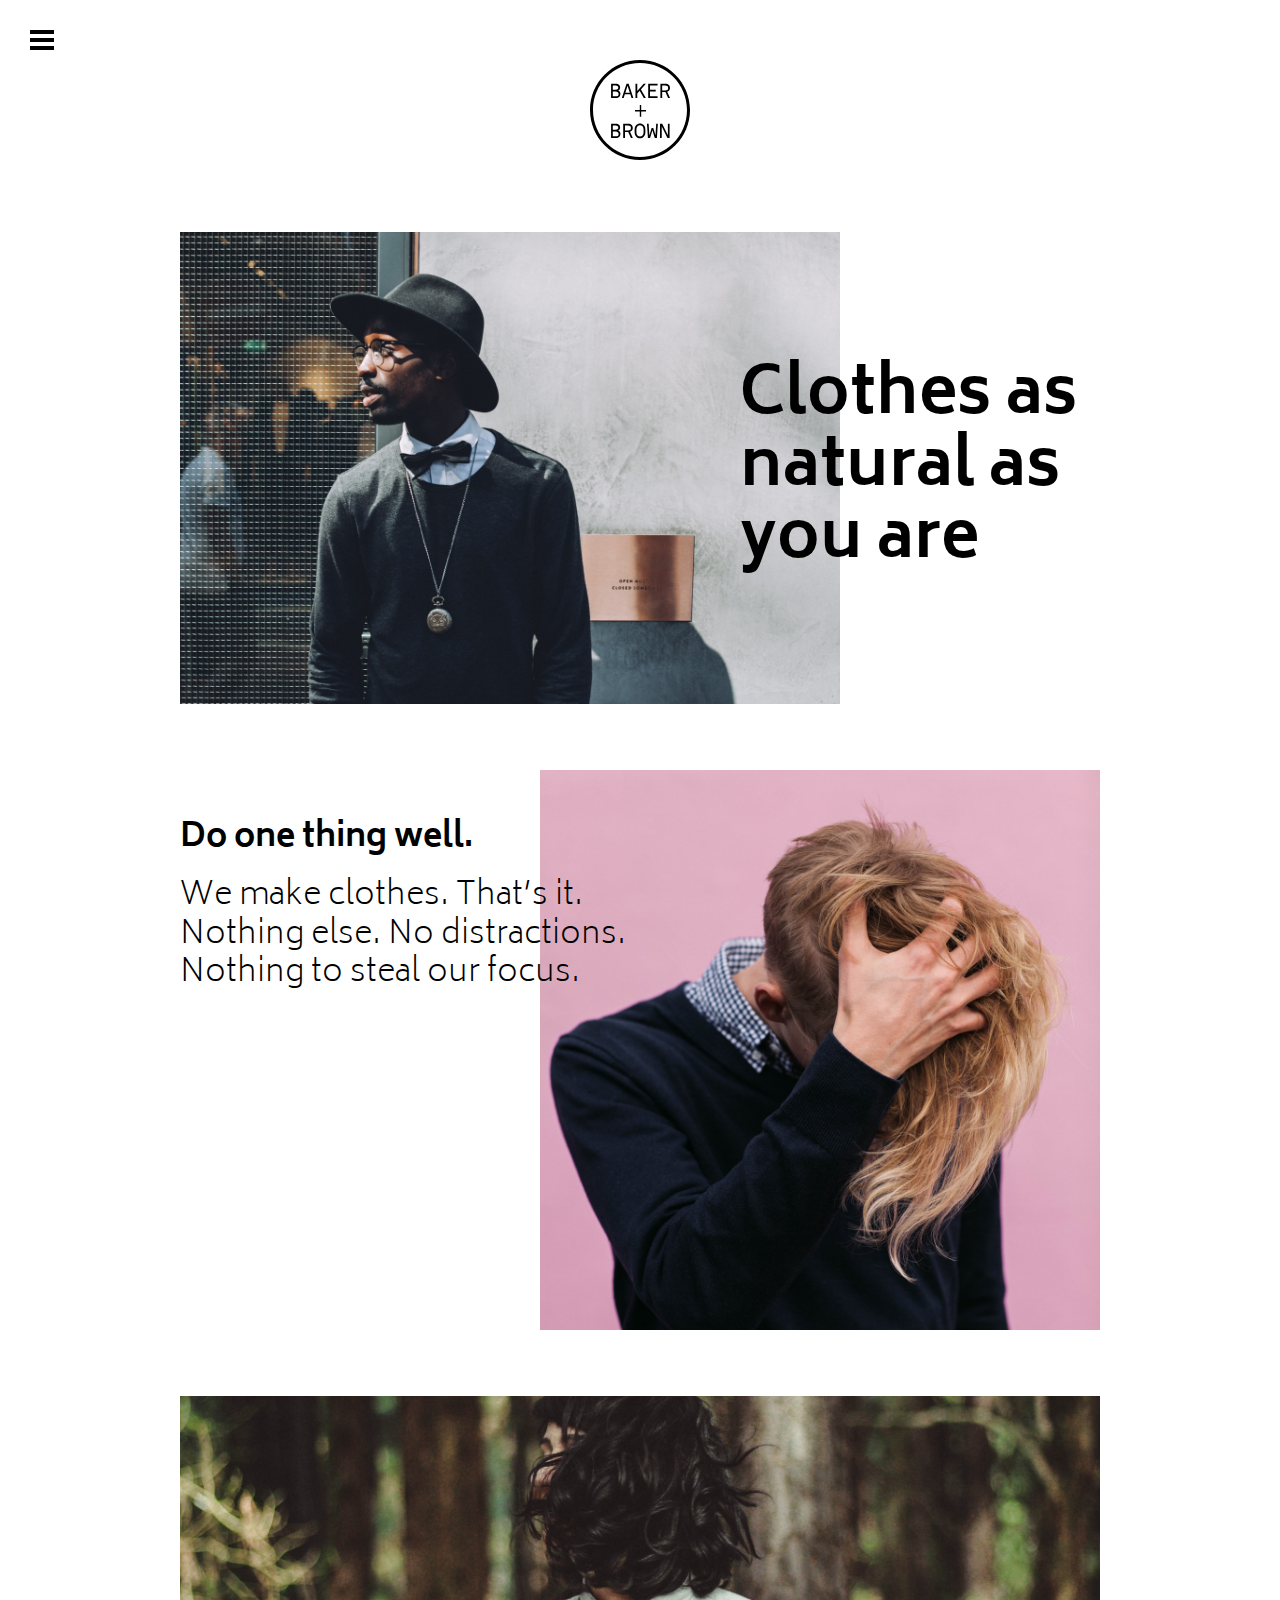
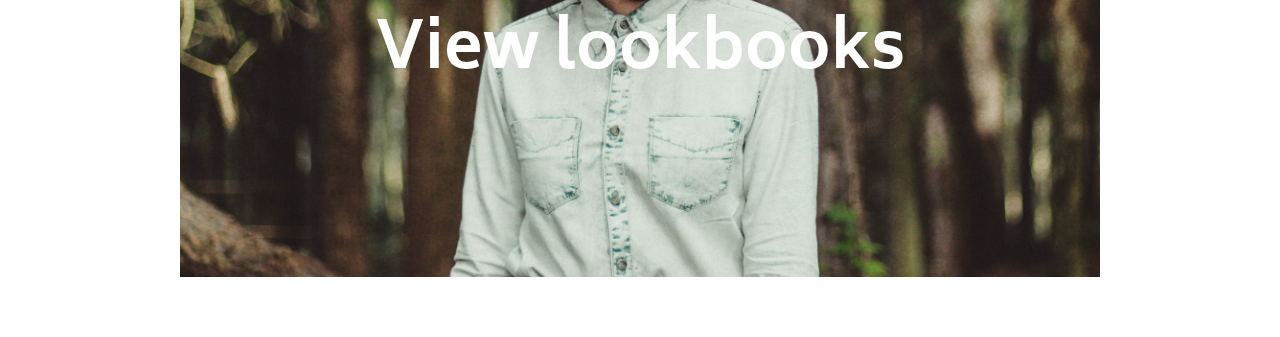
<file: Baker+Brown/index.html>
<!DOCTYPE html>
<html lang="en">
  <head>
    <meta charset="UTF-8" />
    <meta http-equiv="X-UA-Compatible" content="IE=edge" />
    <meta name="viewport" content="width=device-width, initial-scale=1.0" />
    <link rel="stylesheet" href="./style.css" />
    <title>Baker+Brown</title>
  </head>
  <body>
    <header>
      <h1>
        <img src="./assets/logo.svg" alt="Baker+Brown" />
      </h1>
      <a href="#" class="menu-toggle"><img src="./assets/menu-icon.svg" alt=""/></a>
    </header>
    <div class="menu">
      <nav>
        <a href="#">Shop</a>
        <a href="#">Winter2022</a>
        <a href="#">process</a>
        <a href="#">About us</a>
      </nav>
    </div>
    <section class="natural">
      <img src="./assets/image_1.jpg" alt="" />
      <div class="copy">
        <h2>Clothes as natural as you are</h2>
      </div>
    </section>
    <section class="one-thing">
      <img src="./assets/image_2.jpg" alt="" />
      <div class="copy">
        <h3>Do one thing well.</h3>
        <p>
          We make clothes. That’s it. Nothing else. No distractions. Nothing to
          steal our focus.
        </p>
      </div>
    </section>
    <section class="lookbook">
      <h2>View lookbooks</h2>
    </section>
    <script src="./assets/jquery.js"></script>
    <script src="./main.js"></script>
  </body>
</html>
</file>
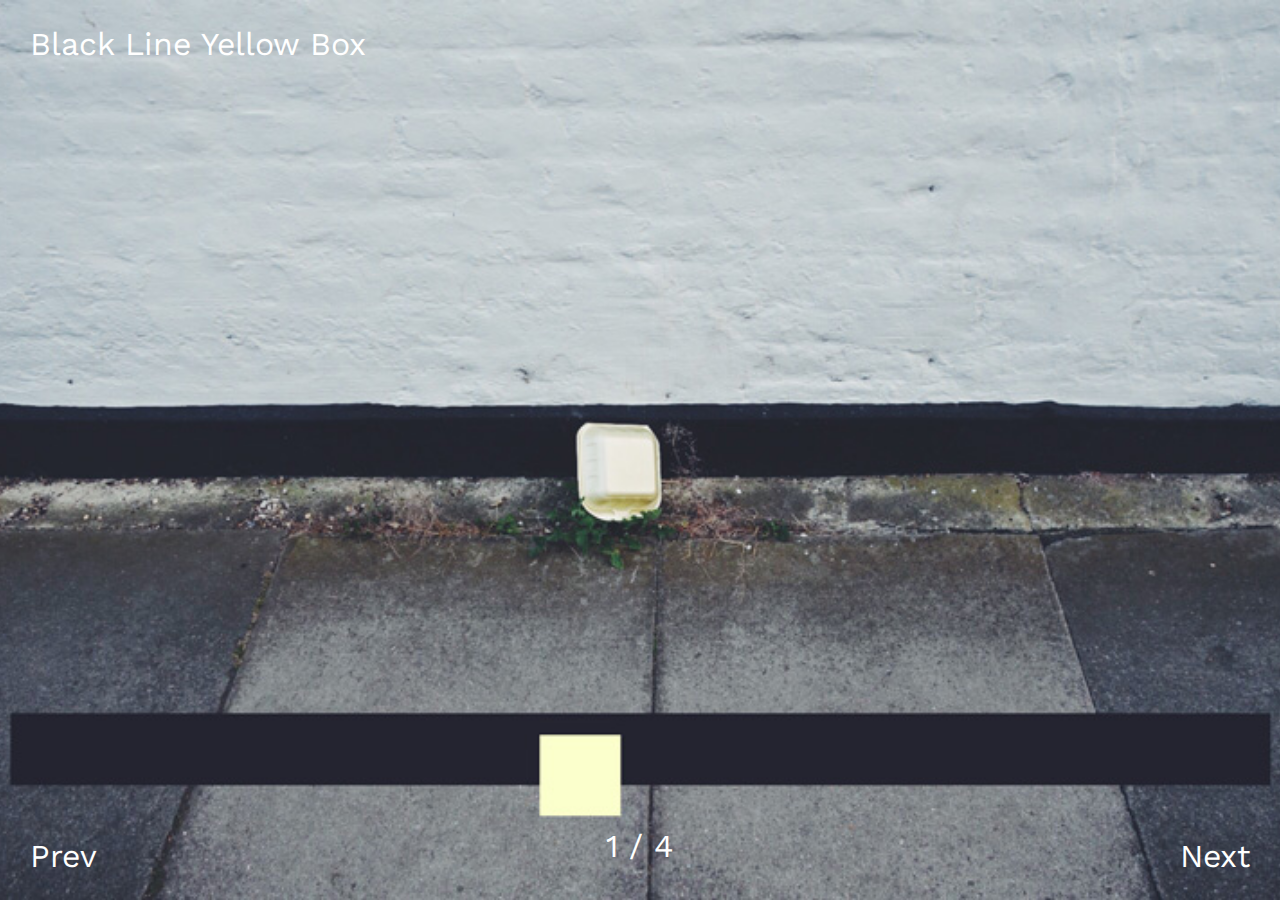
<file: boyce-slideshow/index.html>
<!DOCTYPE html>
<html lang="en">
  <head>
    <meta charset="UTF-8" />
    <meta http-equiv="X-UA-Compatible" content="IE=edge" />
    <meta name="viewport" content="width=device-width, initial-scale=1.0" />
    <link rel="stylesheet" href="./style.css" />
    <title>Boyce-slideshow</title>
  </head>
  <body>
    <div class="slideshow">
      <div class="holder">
        <div class="slide-1">Black Line Yellow Box</div>
        <div class="slide-2">Bollard Bag Black Grey</div>
        <div class="slide-3">Cardboard Box Metal Panel</div>
        <div class="slide-4">Post Panel Frame</div>
      </div>
    </div>

    <div class="steps"></div>

    <a href="#" class="prev">Prev</a>
    <a href="#" class="next">Next</a>

    <script src="./assets/jquery.js"></script>
    <script src="slideshow.js"></script>
  </body>
</html>
</file>
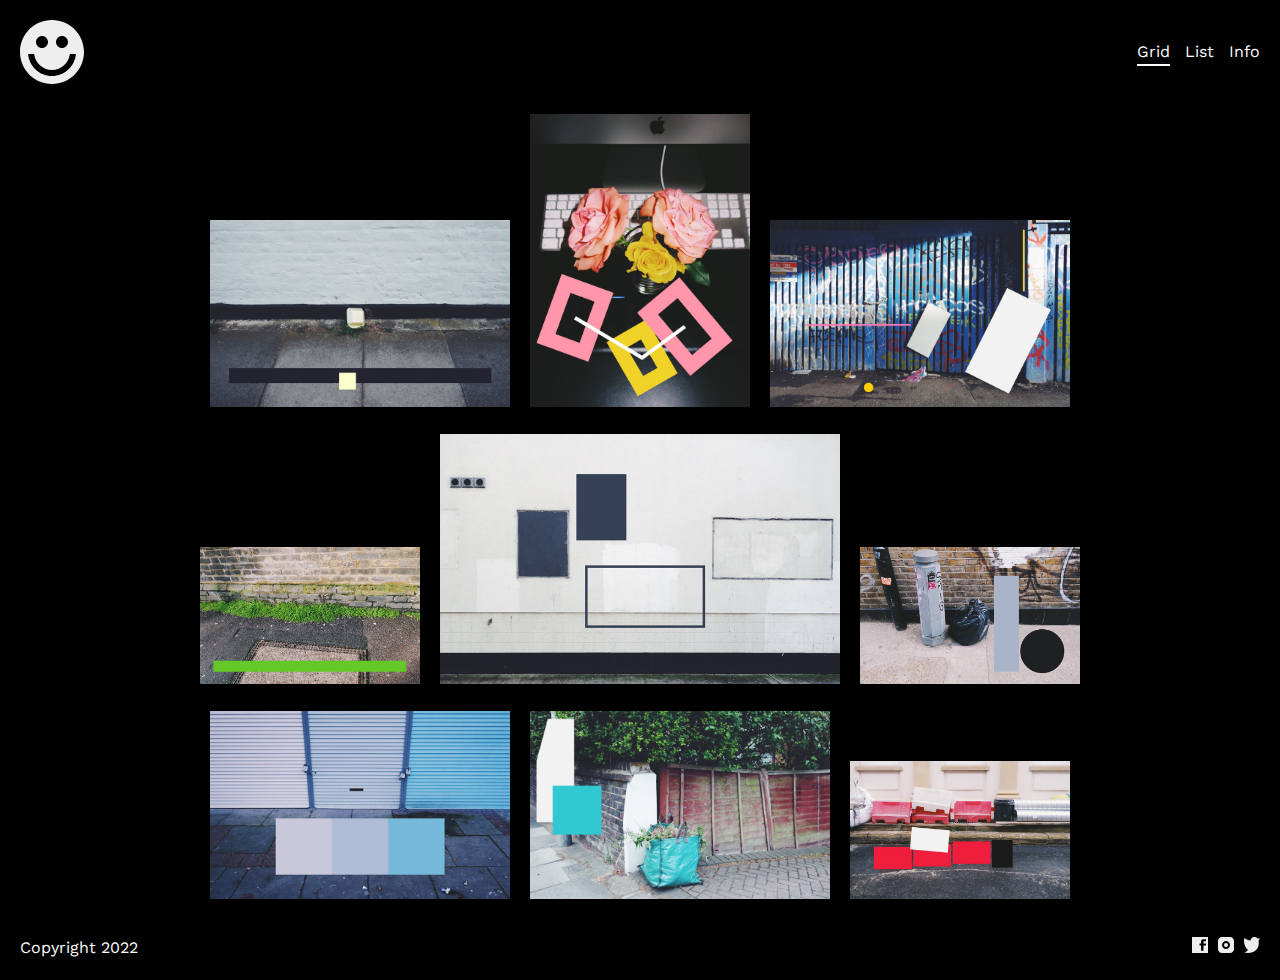
<file: boyce/index.html>
<!DOCTYPE html>
<html lang="en">
  <head>
    <meta charset="UTF-8" />
    <meta http-equiv="X-UA-Compatible" content="IE=edge" />
    <meta name="viewport" content="width=device-width, initial-scale=1.0" />
    <link rel="stylesheet" href="style.css">
    <title>Boyce</title>
  </head>
  <body>
    <header>
      <h1>
        <img src="./assets/logo.svg" alt="logo" />
      </h1>
      <nav>
        <a href="#" class="selected">Grid</a>
        <a href="./list.html">List</a>
        <a href="#">Info</a>
      </nav>
    </header>
    <section class="photos">
      <div class="photo">
        <div class="overlay">
          <h2>Black Line Yellow Box</h2>
        </div>
        <img src="./assets/image_1.jpg" alt="" />
      </div>
      <div class="photo small">
        <div class="overlay">
          <h2>Desk Flowers</h2>
        </div>
        <img src="./assets/image_2.jpg" alt="" />
      </div>
      <div class="photo">
        <div class="overlay">
          <h2>Fence Sign Reach</h2>
        </div>
        <img src="./assets/image_3.jpg" alt="" />
      </div>
      <div class="photo small">
        <div class="overlay">
          <h2>Green Grass Line</h2>
        </div>
        <img src="./assets/image_4.jpg" alt="" />
      </div>
      <div class="photo large">
        <div class="overlay">
          <h2>Fill Outline</h2>
        </div>
        <img src="./assets/image_5.jpg" alt="" />
      </div>
      <div class="photo small">
        <div class="overlay">
          <h2>Bollard Bag Black Grey</h2>
        </div>
        <img src="./assets/image_6.jpg" alt="" />
      </div>
      <div class="photo">
        <div class="overlay">
          <h2>Three Shutters</h2>
        </div>
        <img src="./assets/image_7.jpg" alt="" />
      </div>
      <div class="photo">
        <div class="overlay">
          <h2>Green Bag White Wall</h2>
        </div>
        <img src="./assets/image_8.jpg" alt="" />
      </div>
      <div class="photo small">
        <div class="overlay">
          <h2>Temporary Barrier Bin</h2>
        </div>
        <img src="./assets/image_9.jpg" alt="" />
      </div>
    </section>
    <footer>
      <p>Copyright 2022</p>
      <nav>
        <a href="#"><img src="./assets/icon-facebook.svg" alt=""></a>
        <a href="#"><img src="./assets/icon-instagram.svg" alt=""></a>
        <a href="#"><img src="./assets/icon-twitter.svg" alt=""></a>
      </nav>
    </footer>
  </body>
</html>
</file>
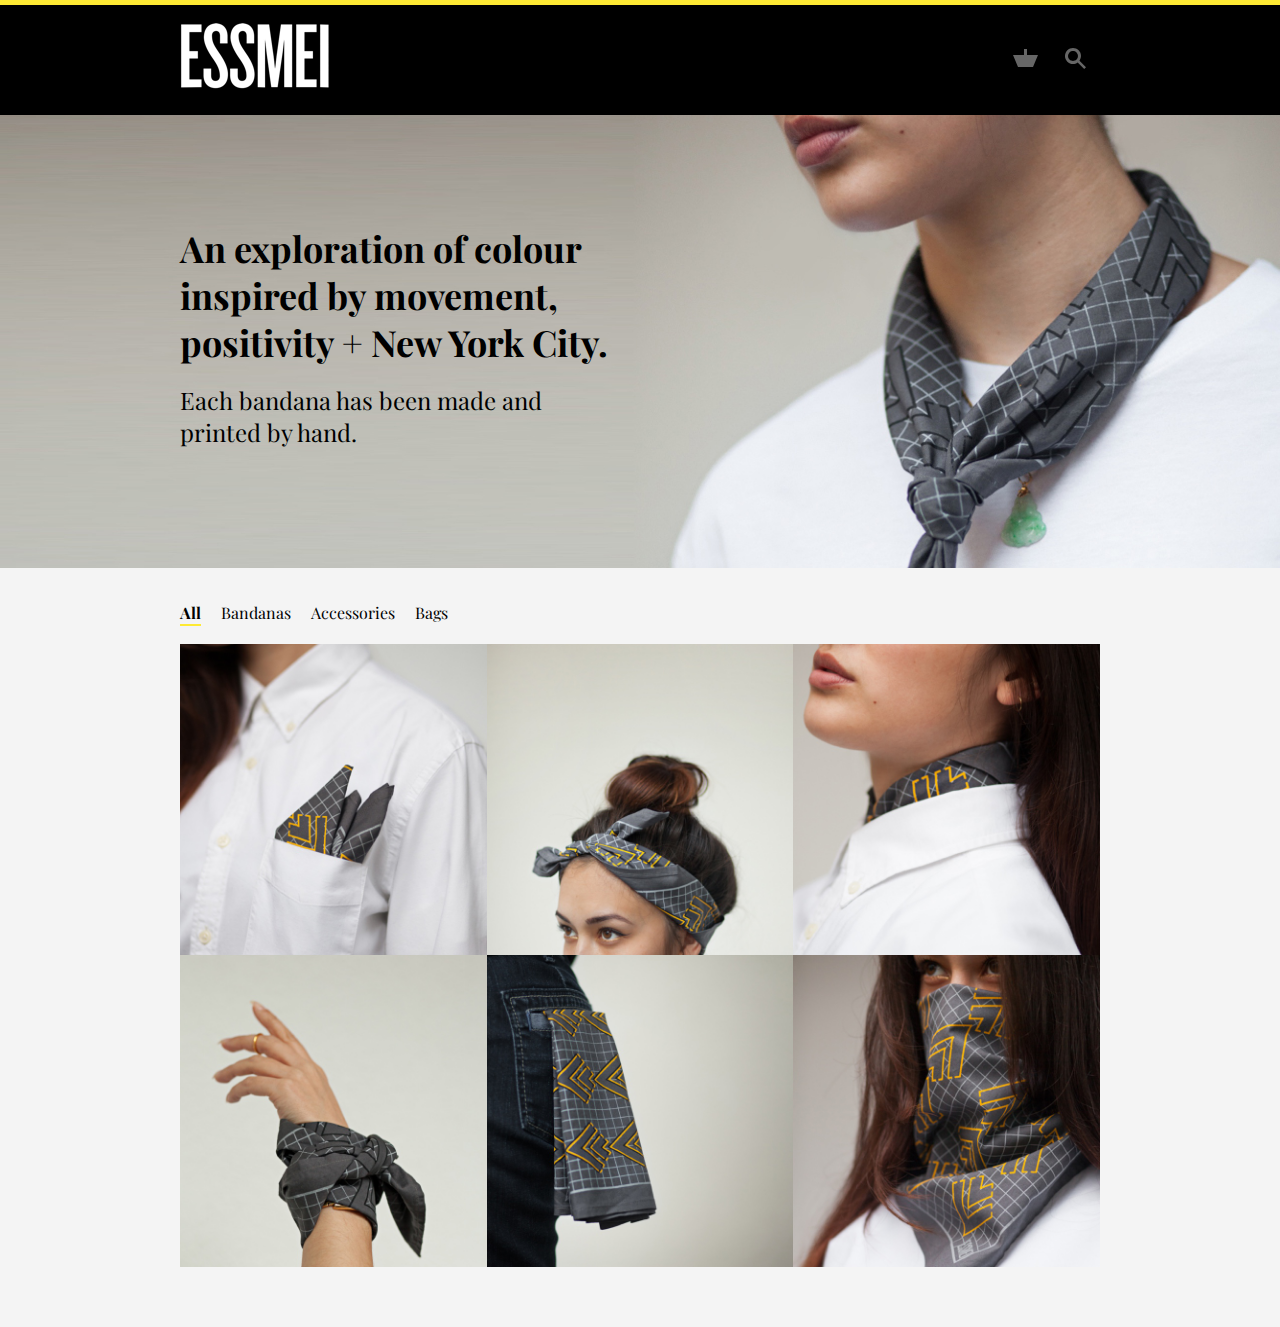
<file: Essmei/index.html>
<!DOCTYPE html>
<html lang="en">
  <head>
    <meta charset="UTF-8" />
    <meta http-equiv="X-UA-Compatible" content="IE=edge" />
    <meta name="viewport" content="width=device-width, initial-scale=1.0" />
    <link rel="stylesheet" href="./style.css" />
    <title>Essmei</title>
  </head>
  <body>
    <header>
      <div class="container">
        <h1>
          <img src="./assets/logo.png" alt="Essmei" />
        </h1>
        <nav>
          <a href="basket.html">
            <img src="./assets/basket-icon.svg" alt="basket" />
          </a>
          <a href="search.html">
            <img src="./assets/search-icon.svg" alt="search" />
          </a>
        </nav>
      </div>
    </header>
    <section class="hero">
      <div class="container">
        <div class="intro">
          <h2>
            An exploration of colour inspired by movement, positivity + New York
            City.
          </h2>
          <p>Each bandana has been made and printed by hand.</p>
        </div>
      </div>
    </section>
    <nav class="filters">
      <div class="container">
        <a href="#" class="show-filters">Show filters</a>
        <ul class="filters-list">
          <li>
            <a class="selected" href="all.html" data-filter=".product">All</a>
          </li>
          <li>
            <a href="bandanas.html" data-filter=".bandanas">Bandanas</a>
          </li>
          <li>
            <a href="accessories.html" data-filter=".accessories"
              >Accessories</a
            >
          </li>
          <li>
            <a href="bags.html" data-filter=".bags">Bags</a>
          </li>
        </ul>
      </div>
    </nav>
    <section class="products">
      <div class="container">
        <div class="product accessories">
          <div class="overlay">
            <h4>Pocket square</h4>
            <p>$40</p>
          </div>
          <img src="./assets/image_1.jpg" alt="" />
        </div>
        <div class="product bandanas">
          <div class="overlay">
            <h4>Bandana</h4>
            <p>$40</p>
          </div>
          <img src="./assets/image_2.jpg" alt="" />
        </div>
        <div class="product accessories">
          <div class="overlay">
            <h4>Neckerchief</h4>
            <p>$30</p>
          </div>
          <img src="./assets/image_3.jpg" alt="" />
        </div>
        <div class="product bandanas">
          <div class="overlay">
            <h4>Tie</h4>
            <p>$50</p>
          </div>
          <img src="./assets/image_4.jpg" alt="" />
        </div>
        <div class="product accessories">
          <div class="overlay">
            <h4>Wristkerchief</h4>
            <p>$35</p>
          </div>
          <img src="./assets/image_5.jpg" alt="" />
        </div>
        <div class="product bags">
          <div class="overlay">
            <h4>Balaclava</h4>
            <p>$20</p>
          </div>
          <img src="./assets/image_6.jpg" alt="" />
        </div>
      </div>
    </section>
    <script src="./assets/jquery.js"></script>
    <script src="./main.js"></script>
  </body>
</html>
</file>
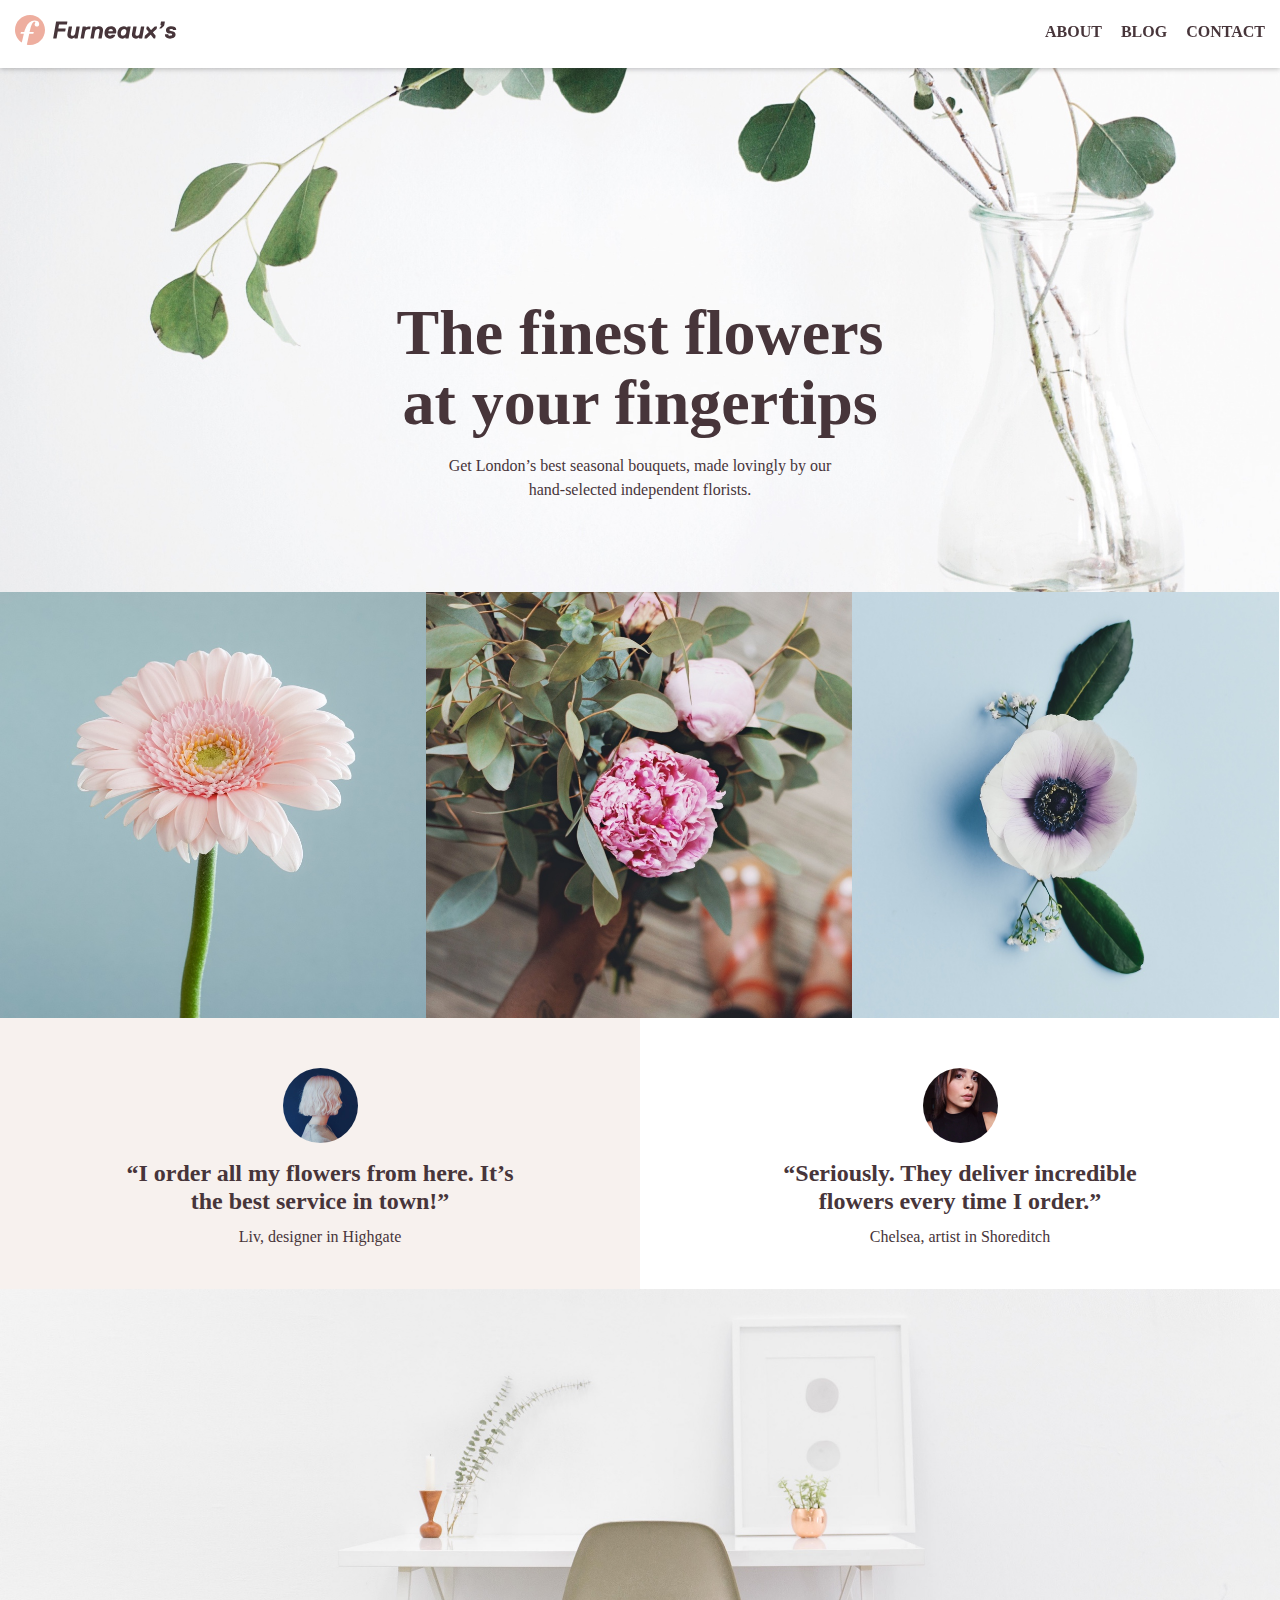
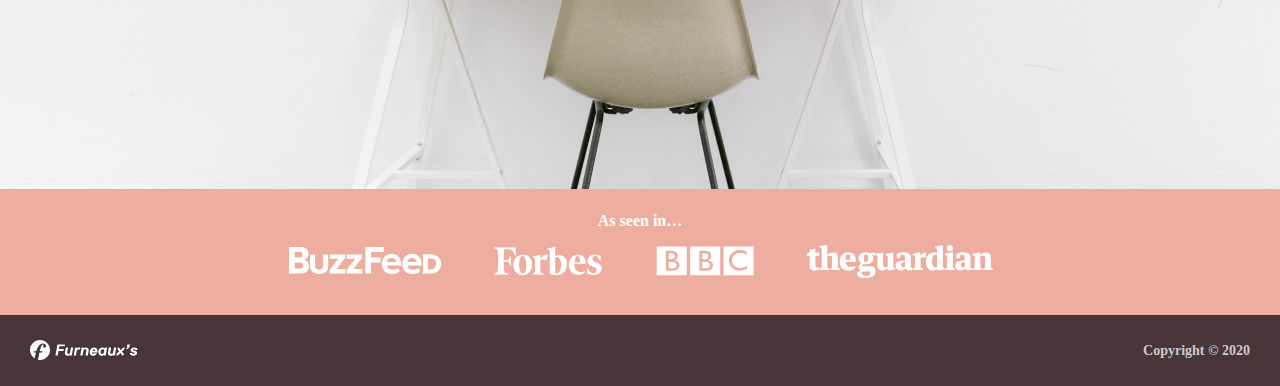
<file: furneauxs/index.html>
<!DOCTYPE html>
<html lang="en">
  <head>
    <meta charset="UTF-8" />
    <meta http-equiv="X-UA-Compatible" content="IE=edge" />
    <meta name="viewport" content="width=device-width, initial-scale=1.0" />
    <link rel="stylesheet" href="style.css">
    <title>Florist</title>
  </head>
  <body>
    <header>
      <h1><img src="./assets/logo.svg" alt="Florist" /></h1>
      <nav>
        <a href="#">About</a>
        <a href="#">Blog</a>
        <a href="#">Contact</a>
      </nav>
    </header>
    <section class="hero">
      <div>
        <h2>The finest flowers at your fingertips</h2>
        <p>
          Get London’s best seasonal bouquets, made lovingly by our
          hand-selected independent florists.
        </p>
      </div>
    </section>
    <section class="flowers">
        <img src="./assets/flower_1.jpg" alt="">
        <img src="./assets/flower_2.jpg" alt="">
        <img src="./assets/flower_3.jpg" alt="">
    </section>
    <section class="quotes">
      <div class="creambackground">
        <img src="./assets/quote_liv.png" alt="">
        <blockquote>“I order all my flowers from here. It’s the best service in town!”</blockquote>
        <p>Liv, designer in Highgate</p>
      </div>
      <div>
        <img src="./assets/quote_chelsea.png" alt="">
        <blockquote>“Seriously. They deliver incredible flowers every time I order.”</blockquote>
        <p>Chelsea, artist in Shoreditch</p>
      </div>
    </section>
    <section class="hero chair"></section>
    <section class="logos">
      <p>As seen in…</p>
      <img src="./assets/buzzfeed.svg" alt="">
      <img src="./assets/forbes.svg" alt="">
      <img src="./assets/bbc.svg" alt="">
      <img src="./assets/guardian.svg" alt="">
    </section>
    <footer>
      <img src="./assets/logo-footer.svg" alt="">
      <p>Copyright &copy; 2020</p>
    </footer>
  </body>
</html>
</file>
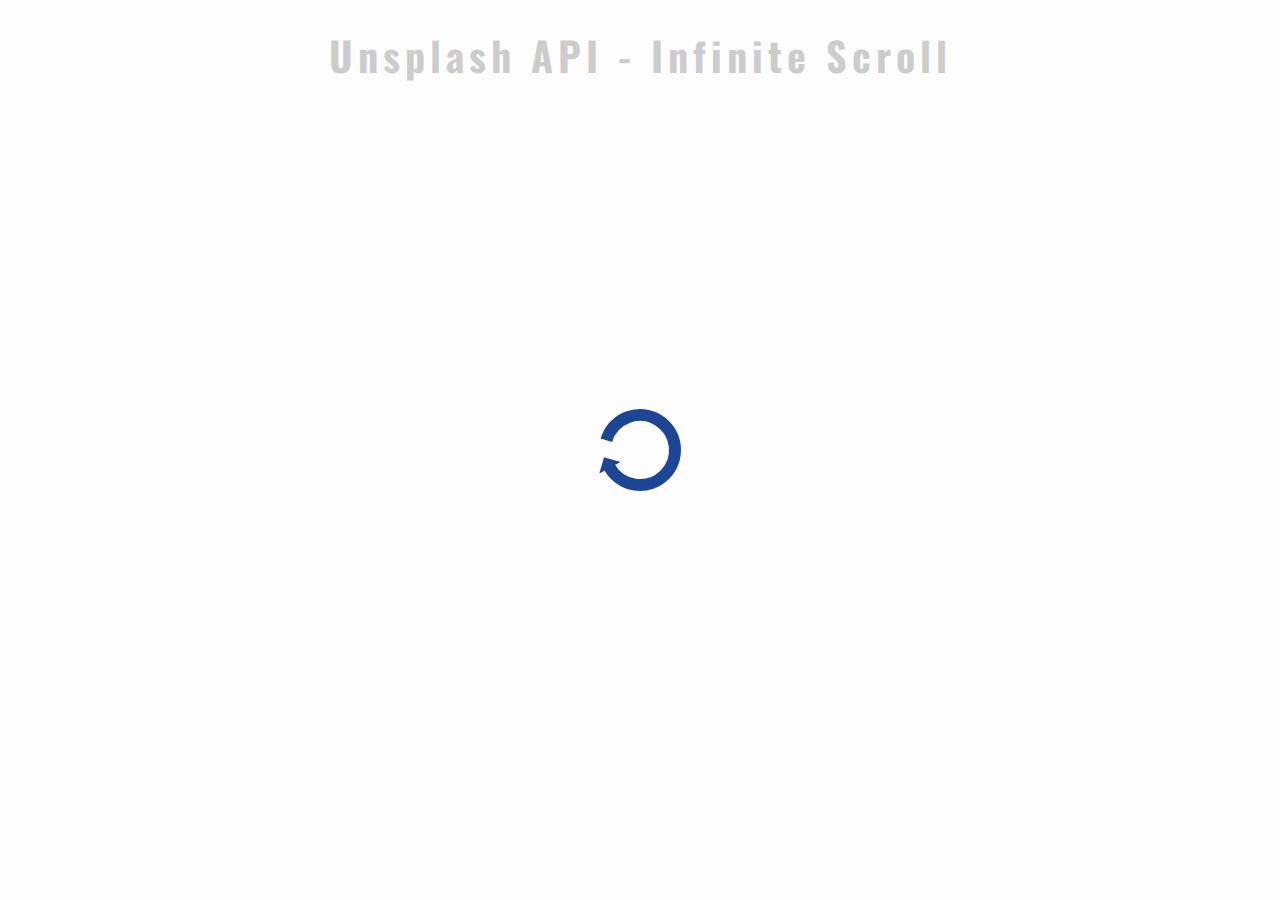
<file: infinite-scroll/index.html>
<!DOCTYPE html>
<html lang="en">
  <head>
    <meta charset="UTF-8" />
    <meta http-equiv="X-UA-Compatible" content="IE=edge" />
    <meta name="viewport" content="width=device-width, initial-scale=1.0" />
    <title>Infinite Scroll</title>
    <link rel="stylesheet" href="style.css" />
  </head>
  <body>
    <!-- Title -->
    <h1>Unsplash API - Infinite Scroll</h1>
    <!-- Loader -->
    <div class="loader" id="loader">
      <img src="./loader.svg" alt="Loading.." />
    </div>
    <!-- Image container -->
    <div class="image-container" id="image-container">
      
    </div>
    <script src="./main.js"></script>
  </body>
</html>
</file>
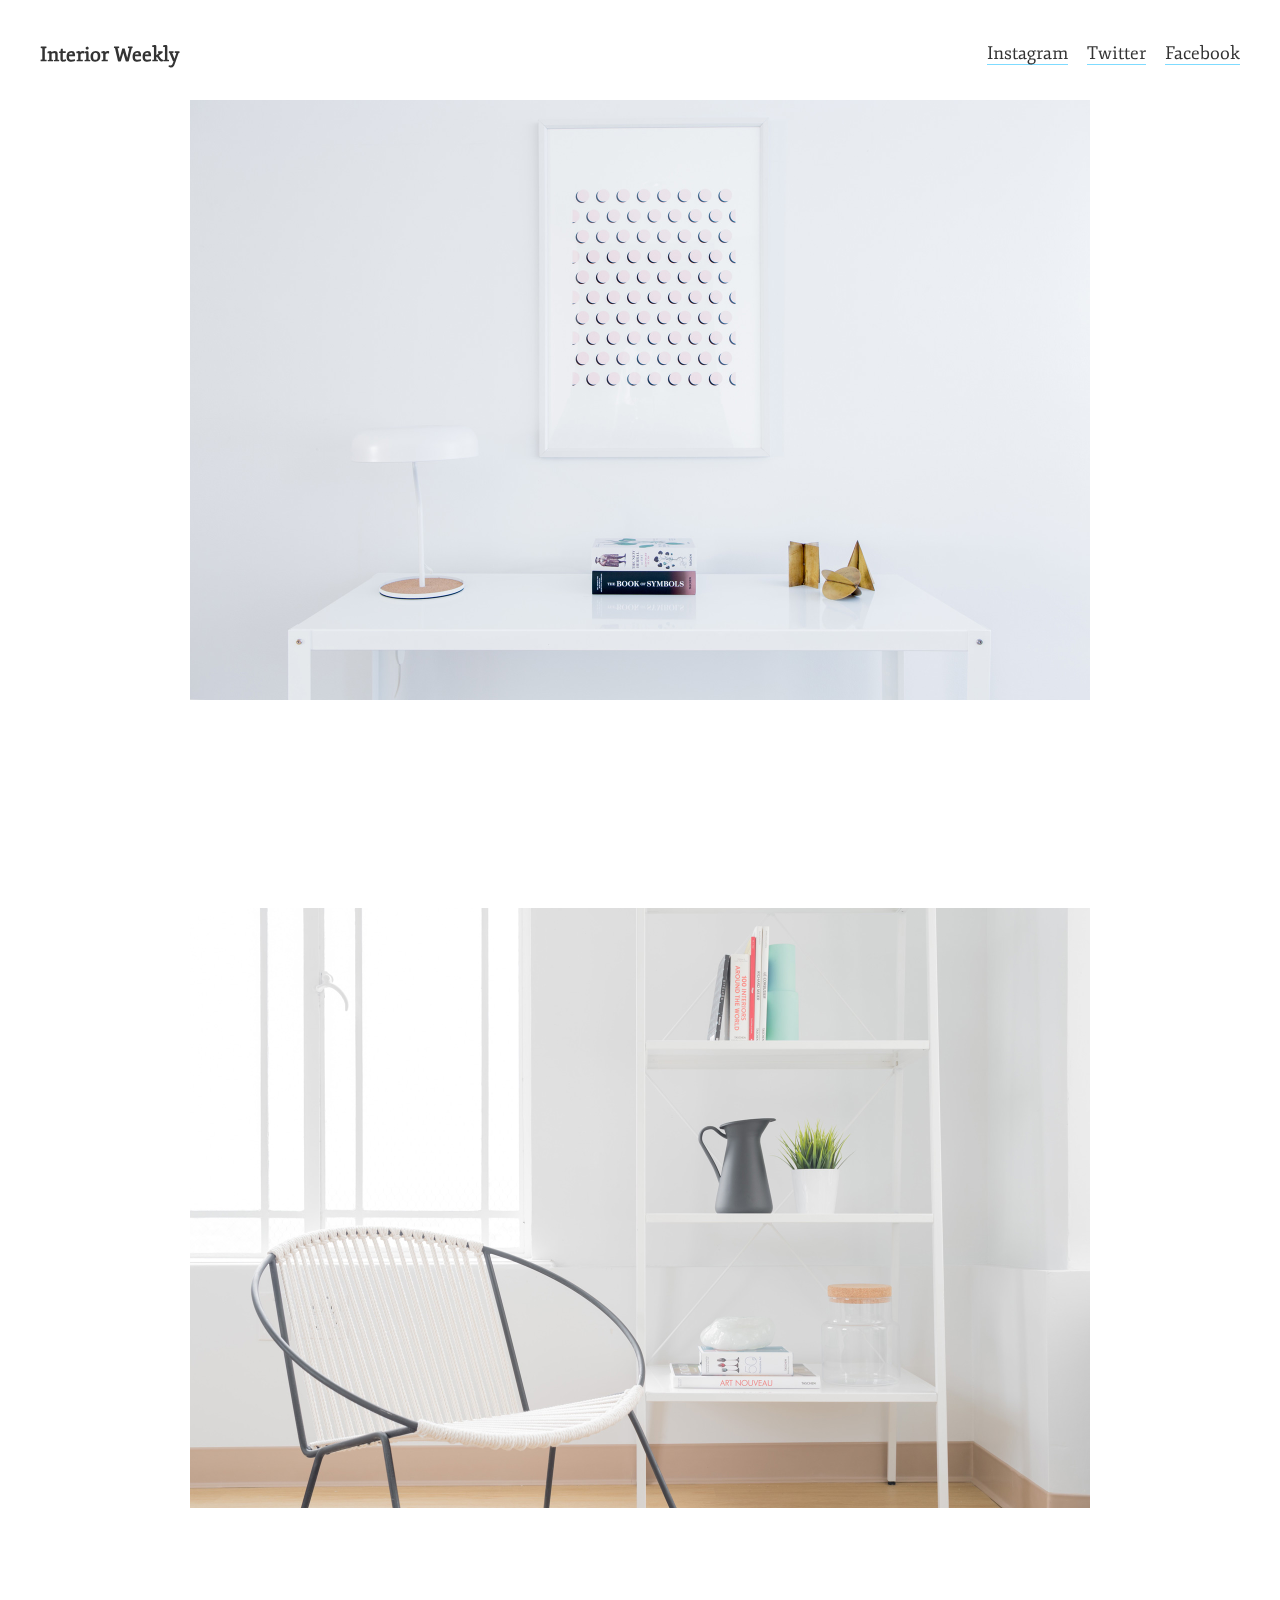
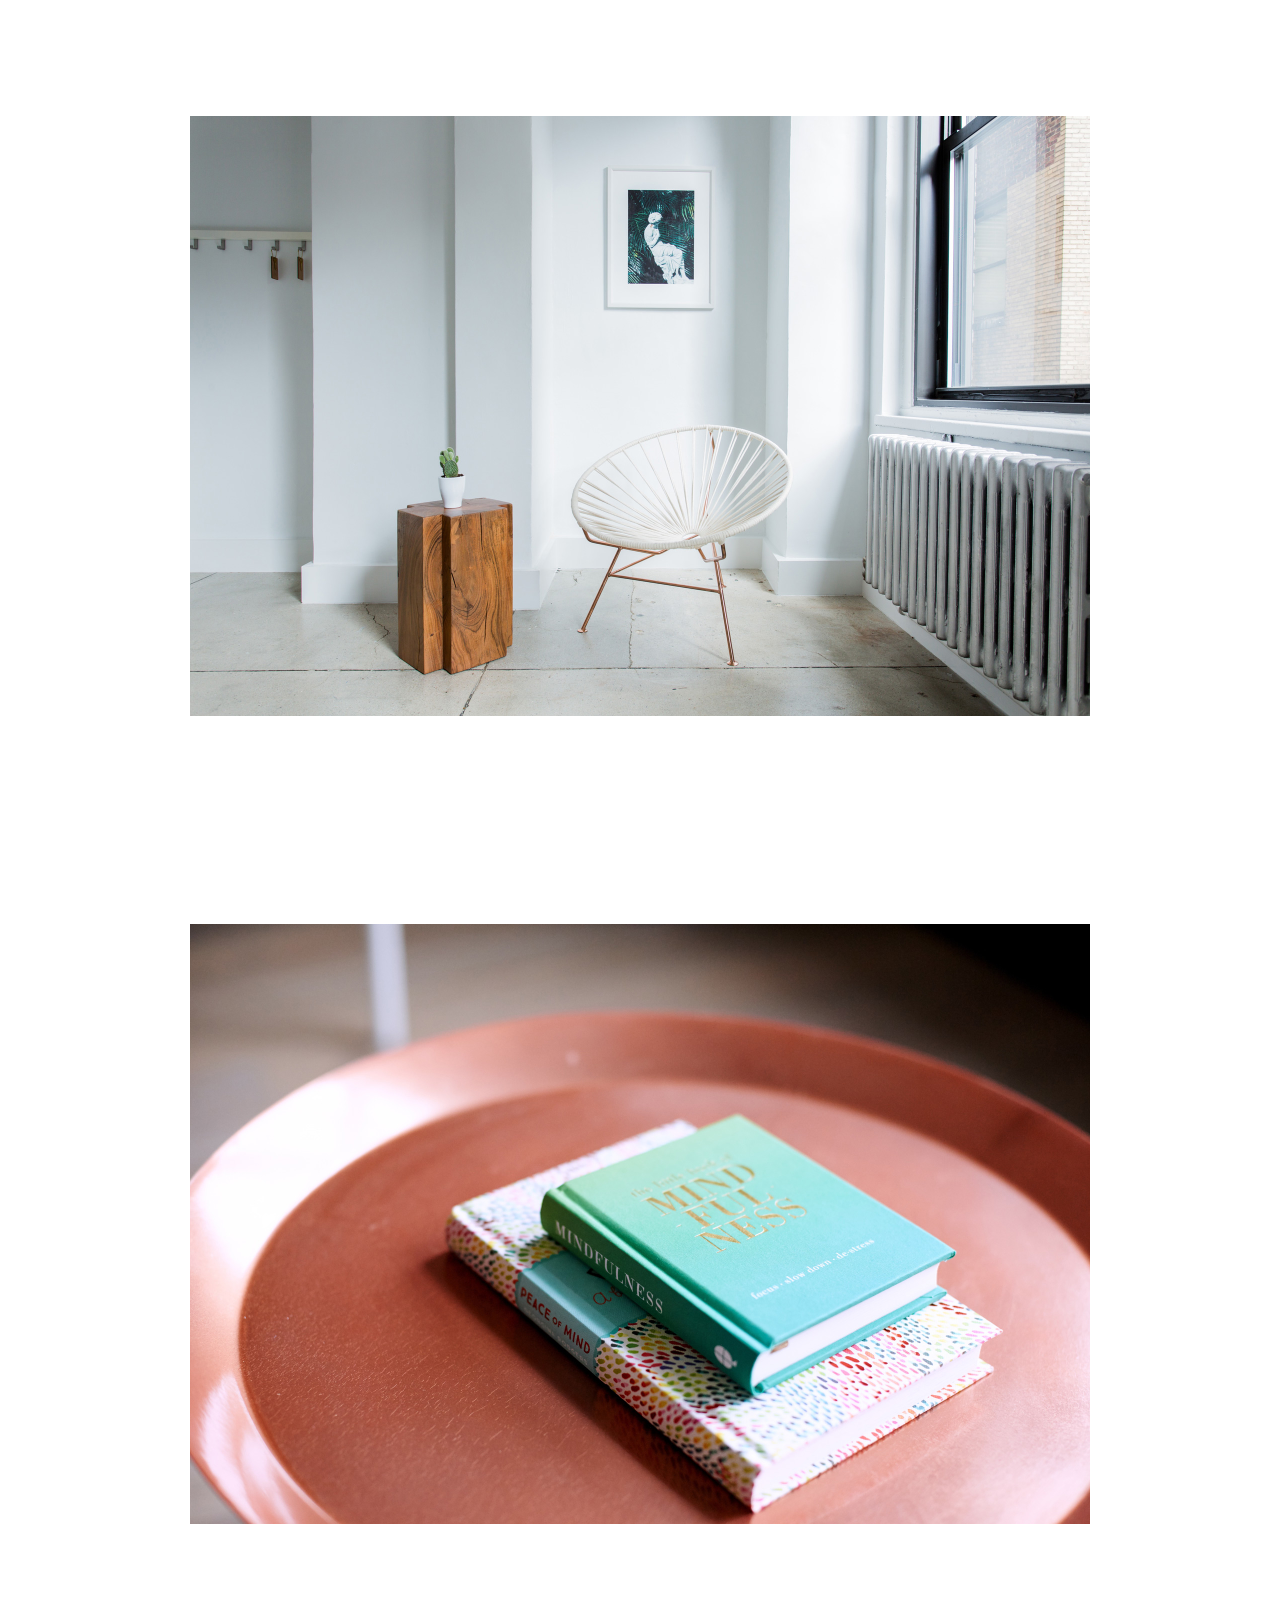
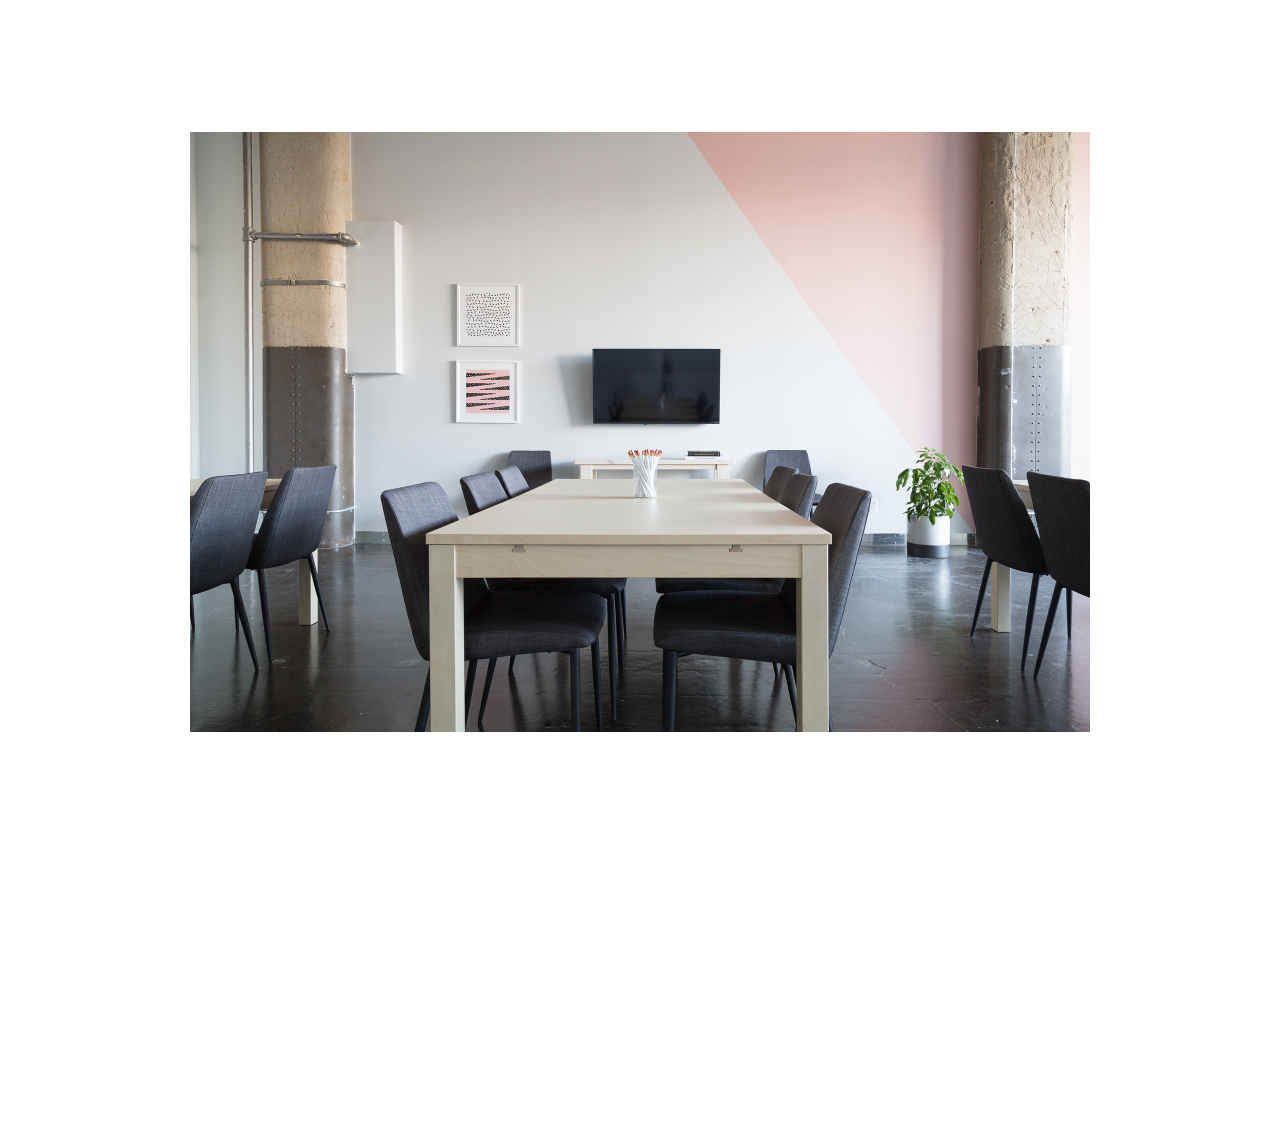
<file: interior-weekly/index.html>
<!DOCTYPE html>
<html lang="en">
  <head>
    <meta charset="UTF-8" />
    <meta http-equiv="X-UA-Compatible" content="IE=edge" />
    <meta name="viewport" content="width=1024, initial-scale=1.0" />
    <link rel="stylesheet" href="style.css" />
    <title>interior-weekly</title>
  </head>
  <body>
    <header>
      <h1>Interior Weekly</h1>

      <nav>
        <a href="https://www.instagram.com/interiorweekly">Instagram</a>
        <a href="https://www.twitter.com/interiorweekly">Twitter</a>
        <a href="https://www.facebook.com/interiorweekly">Facebook</a>
      </nav>
    </header>

    <section>
      <img src="./assets/image_1.jpg" />
    </section>

    <section>
      <img src="./assets/image_2.jpg" />
    </section>

    <section>
      <img src="./assets/image_3.jpg" />
    </section>

    <section>
      <img src="./assets/image_4.jpg" />
    </section>

    <section>
      <img src="./assets/image_5.jpg" />
    </section>
    <div class="progress">
      <div class="bar"></div>
    </div>
    <script src="./assets/jquery.js"></script>
    <script src="./scroll.js"></script>
  </body>
</html>
</file>
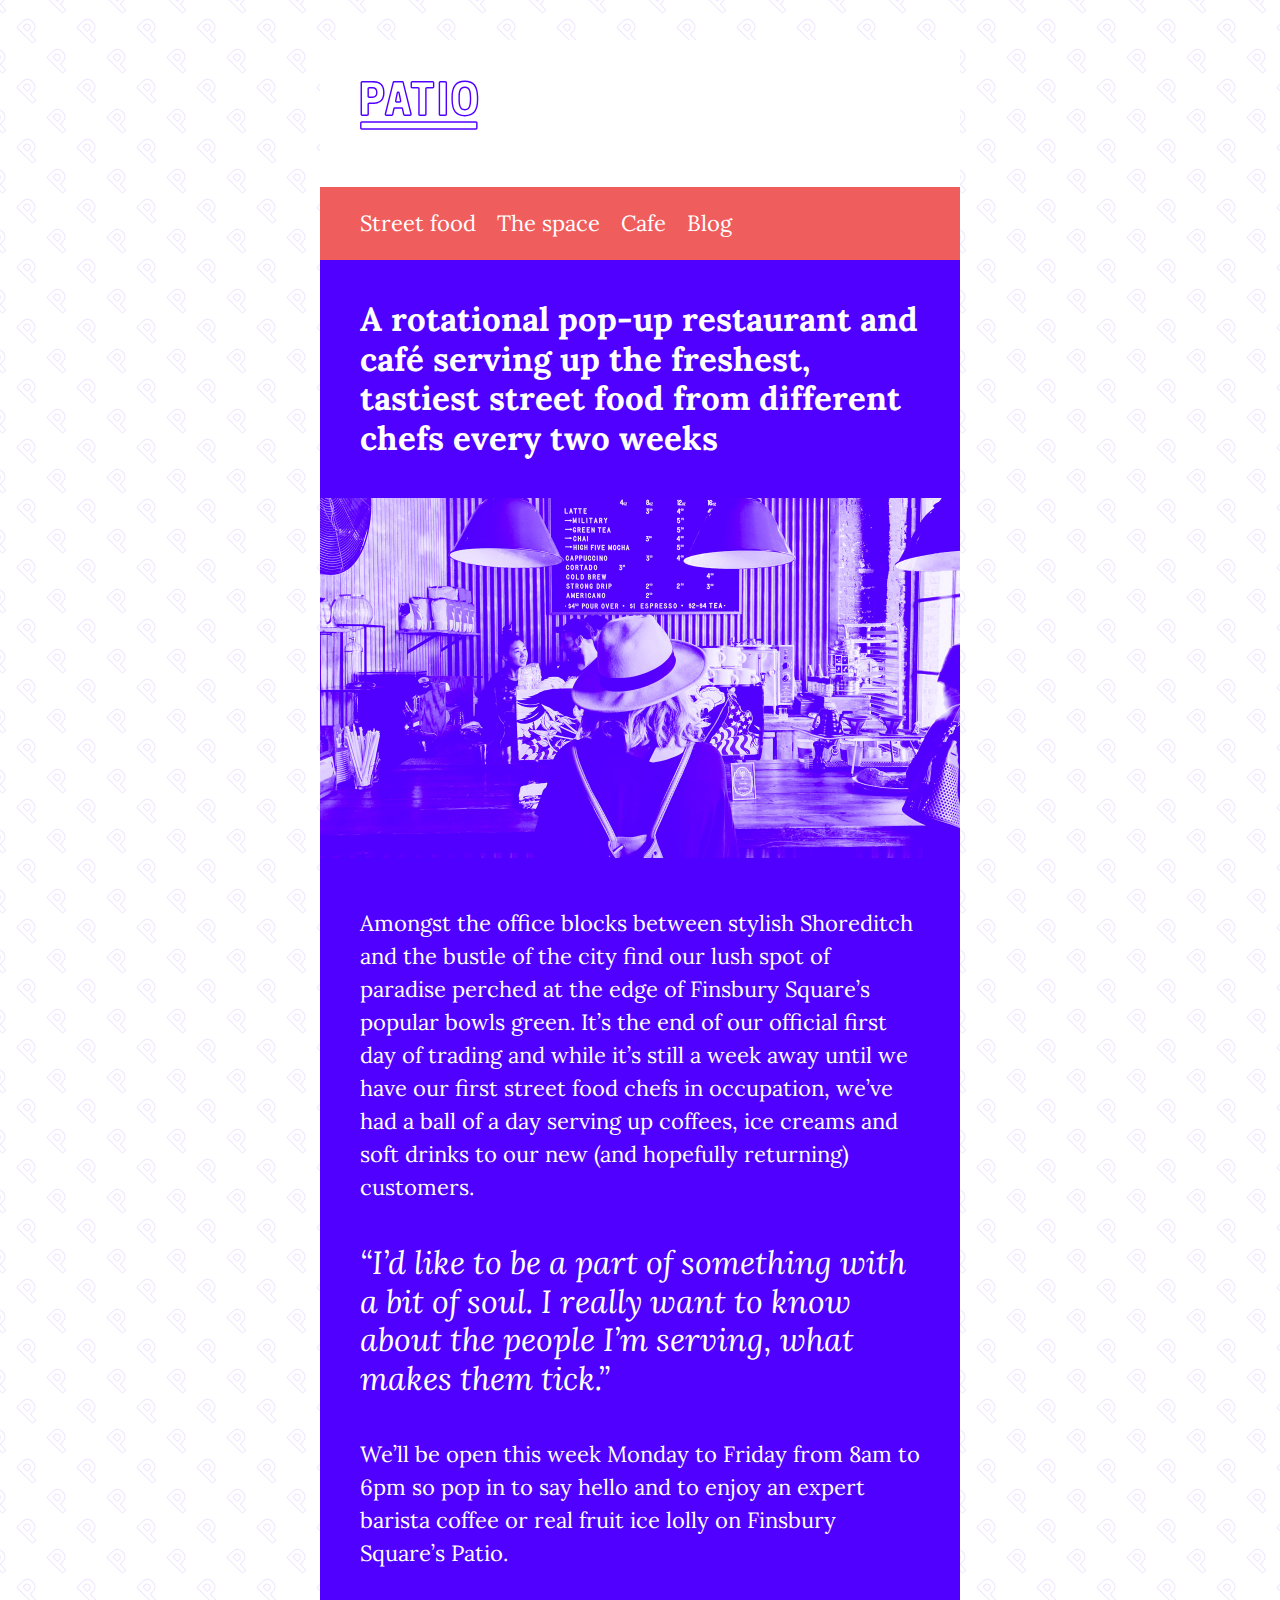
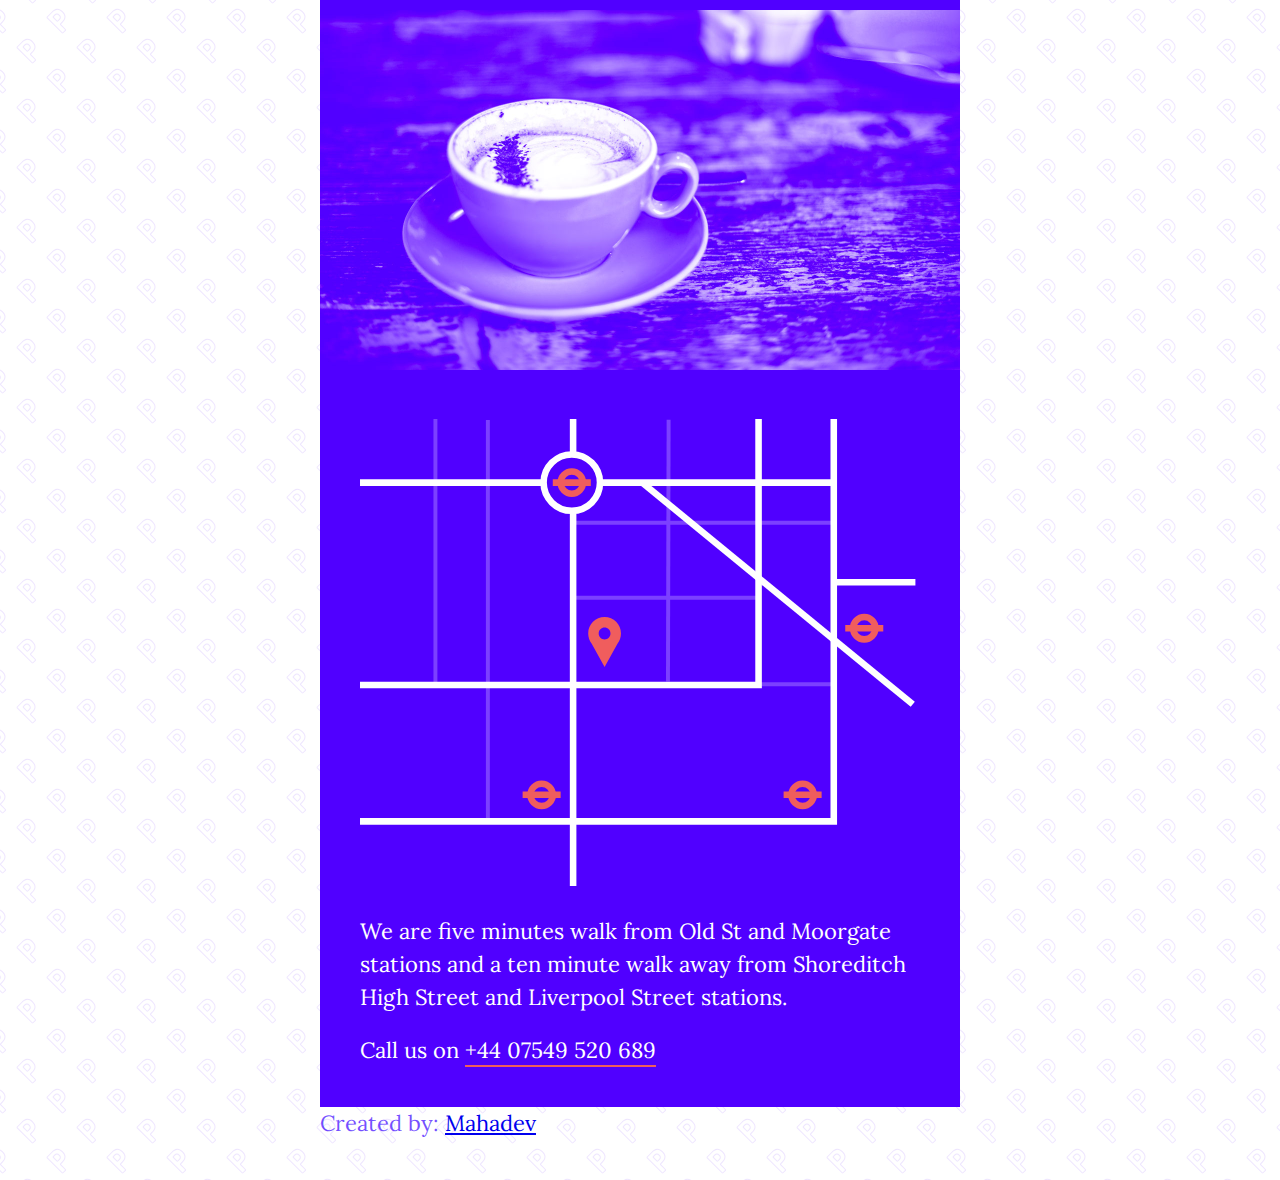
<file: Patio/index.html>
<!DOCTYPE html>
<html lang="en">
  <head>
    <meta charset="UTF-8" />
    <meta http-equiv="X-UA-Compatible" content="IE=edge" />
    <meta name="viewport" content="width=device-width, initial-scale=1.0" />
    <link rel="stylesheet" href="./style.css" />
    <title>Patio</title>
  </head>
  <body>
    <header>
      <h1><img src="./assets/logo.svg" alt="" /></h1>
    </header>
    <nav>
      <a href="#">Street food</a>
      <a href="#">The space</a>
      <a href="#">Cafe</a>
      <a href="#">Blog</a>
    </nav>
    <section>
      <h2>
        A rotational pop-up restaurant and café serving up the freshest,
        tastiest street food from different chefs every two weeks
      </h2>
    </section>
    <section class="fullbleed">
      <img src="./assets/store.jpg" alt="Patio Cafe Interior" />
    </section>
    <section>
      <p>
        Amongst the office blocks between stylish Shoreditch and the bustle of
        the city find our lush spot of paradise perched at the edge of Finsbury
        Square’s popular bowls green. It’s the end of our official first day of
        trading and while it’s still a week away until we have our first street
        food chefs in occupation, we’ve had a ball of a day serving up
        coffees, ice creams and soft drinks to our new (and hopefully returning)
        customers.
      </p>
      <blockquote>
        “I’d like to be a part of something with a bit of soul. I really want to
        know about the people I’m serving, what makes them tick.”
      </blockquote>
      <p>
        We’ll be open this week Monday to Friday from 8am to 6pm so pop in
        to say hello and to enjoy an expert barista coffee or real
        fruit ice lolly on Finsbury Square’s Patio.
      </p>
    </section>
    <section class="fullbleed">
      <img src="./assets/coffee.jpg" alt="" />
    </section>
    <section class="contact">
      <img class="map" src="./assets/map.svg" alt="" />
      <p>
        We are five minutes walk from Old St and Moorgate stations and a ten
        minute walk away from Shoreditch High Street and Liverpool Street
        stations.
      </p>
      <p>
        Call us on <a href="tel:+4407549520689">+44 07549 520 689</a>
      </p>
    </section>
      <p class="author">Created by: <a href="https://github.com/Mahadev10/">Mahadev</a></p>
  </body>
</html>
</file>
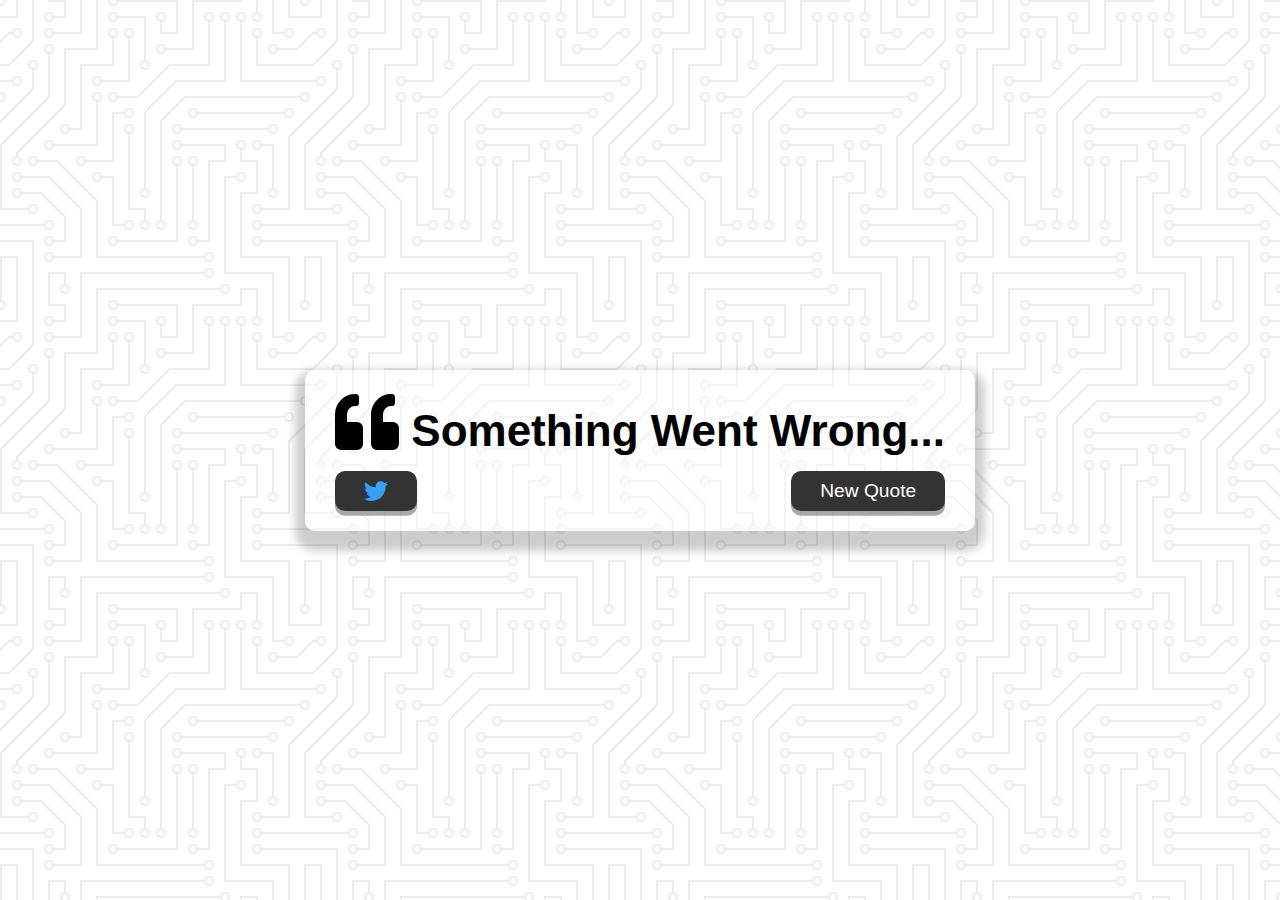
<file: quote-generator/index.html>
<!DOCTYPE html>
<html lang="en">
  <head>
    <meta charset="UTF-8" />
    <meta name="viewport" content="width=device-width, initial-scale=1.0" />
    <title>Quote Generator</title>
    <link
      rel="stylesheet"
      href="https://cdnjs.cloudflare.com/ajax/libs/font-awesome/5.10.2/css/all.min.css"
    />
    <link rel="stylesheet" href="style.css" />
  </head>
  <body>
    <div class="quote-container" id="quote-container">
      <!-- quote element -->
      <div class="quote-text">
        <i class="fas fa-quote-left"></i>
        <span id="quote"></span>
      </div>
      <!-- Author -->
      <div class="quote-author">
          <span id="author"></span>
      </div>
      <!-- Buttons -->
      <div class="button-container">
          <button class="twitter-button" id="twitter" title="Tweet This!">
              <i class="fab fa-twitter"></i>
          </button>
          <button id="new-quote">New Quote</button>
       </div>
    </div>
    <!-- Loader -->
    <div class="loader" id="loader"></div>
    <!-- Script -->
    <script src="script.js"></script>
  </body>
</html>
</file>
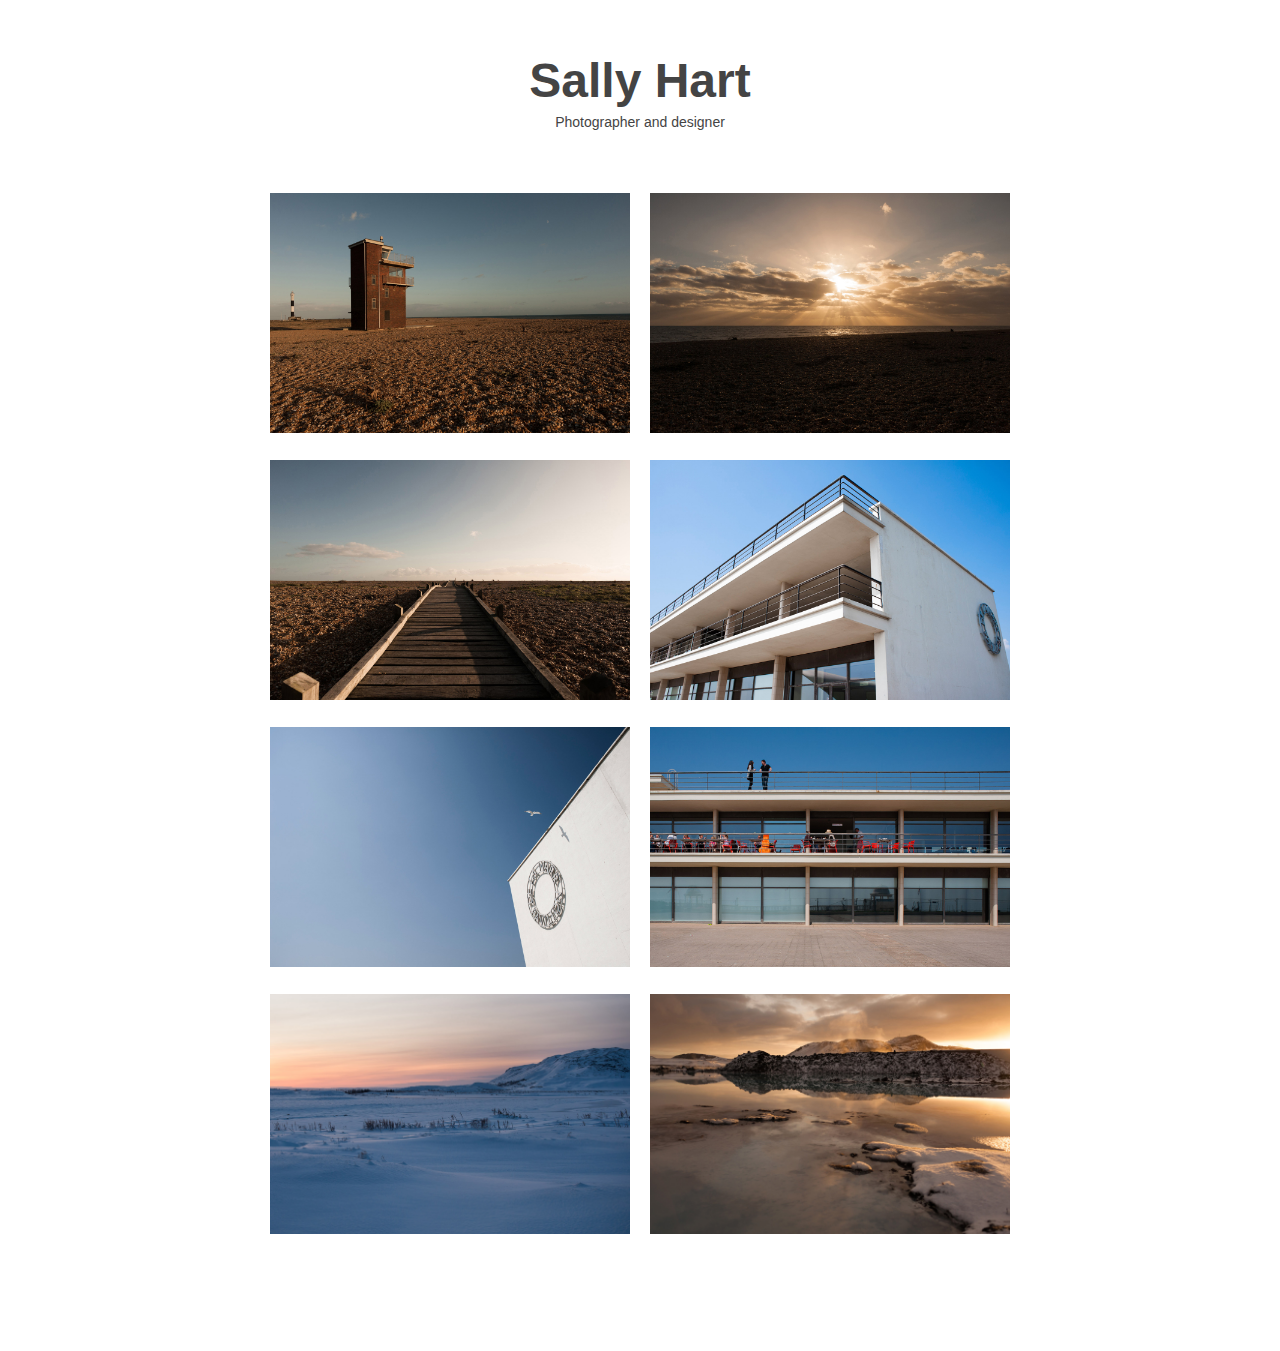
<file: sally-hart-lightbox/index.html>
<!DOCTYPE html>
<html lang="en">
<head>
  <meta charset="UTF-8">
  <meta http-equiv="X-UA-Compatible" content="IE=edge">
  <meta name="viewport" content="width=device-width, initial-scale=1.0">
  <link rel="stylesheet" href="./style.css" />
  <title>Sally Hart Lightbox</title>
</head>
<body>
  <header>
    <h1>Sally Hart</h1>
    <h2>Photographer and designer</h2>
  </header>
  
  <article class="photos">
    <a href="./assets/sally_1.jpg">
      <img src="./assets/sally_1.jpg">
    </a>
    <a href="./assets/sally_2.jpg">
      <img src="./assets/sally_2.jpg">
    </a>
    <a href="./assets/sally_3.jpg">
      <img src="./assets/sally_3.jpg">
    </a>
    <a href="./assets/sally_4.jpg">
      <img src="./assets/sally_4.jpg">
    </a>
    <a href="./assets/sally_5.jpg">
      <img src="./assets/sally_5.jpg">
    </a>
    <a href="./assets/sally_6.jpg">
      <img src="./assets/sally_6.jpg">
    </a>
    <a href="./assets/sally_7.jpg">
      <img src="./assets/sally_7.jpg">
    </a>
    <a href="./assets/sally_8.jpg">
      <img src="./assets/sally_8.jpg">
    </a>
  </article>
  
  <div class="modal">
    <div class="modal-background"></div>
    <div class="modal-close">Close</div>
    <div class="modal-content"></div>      
  </div>
  <script src="./assets/jquery.js"></script>
  <script src="./modal.js"></script>
</body>
</html>
</file>
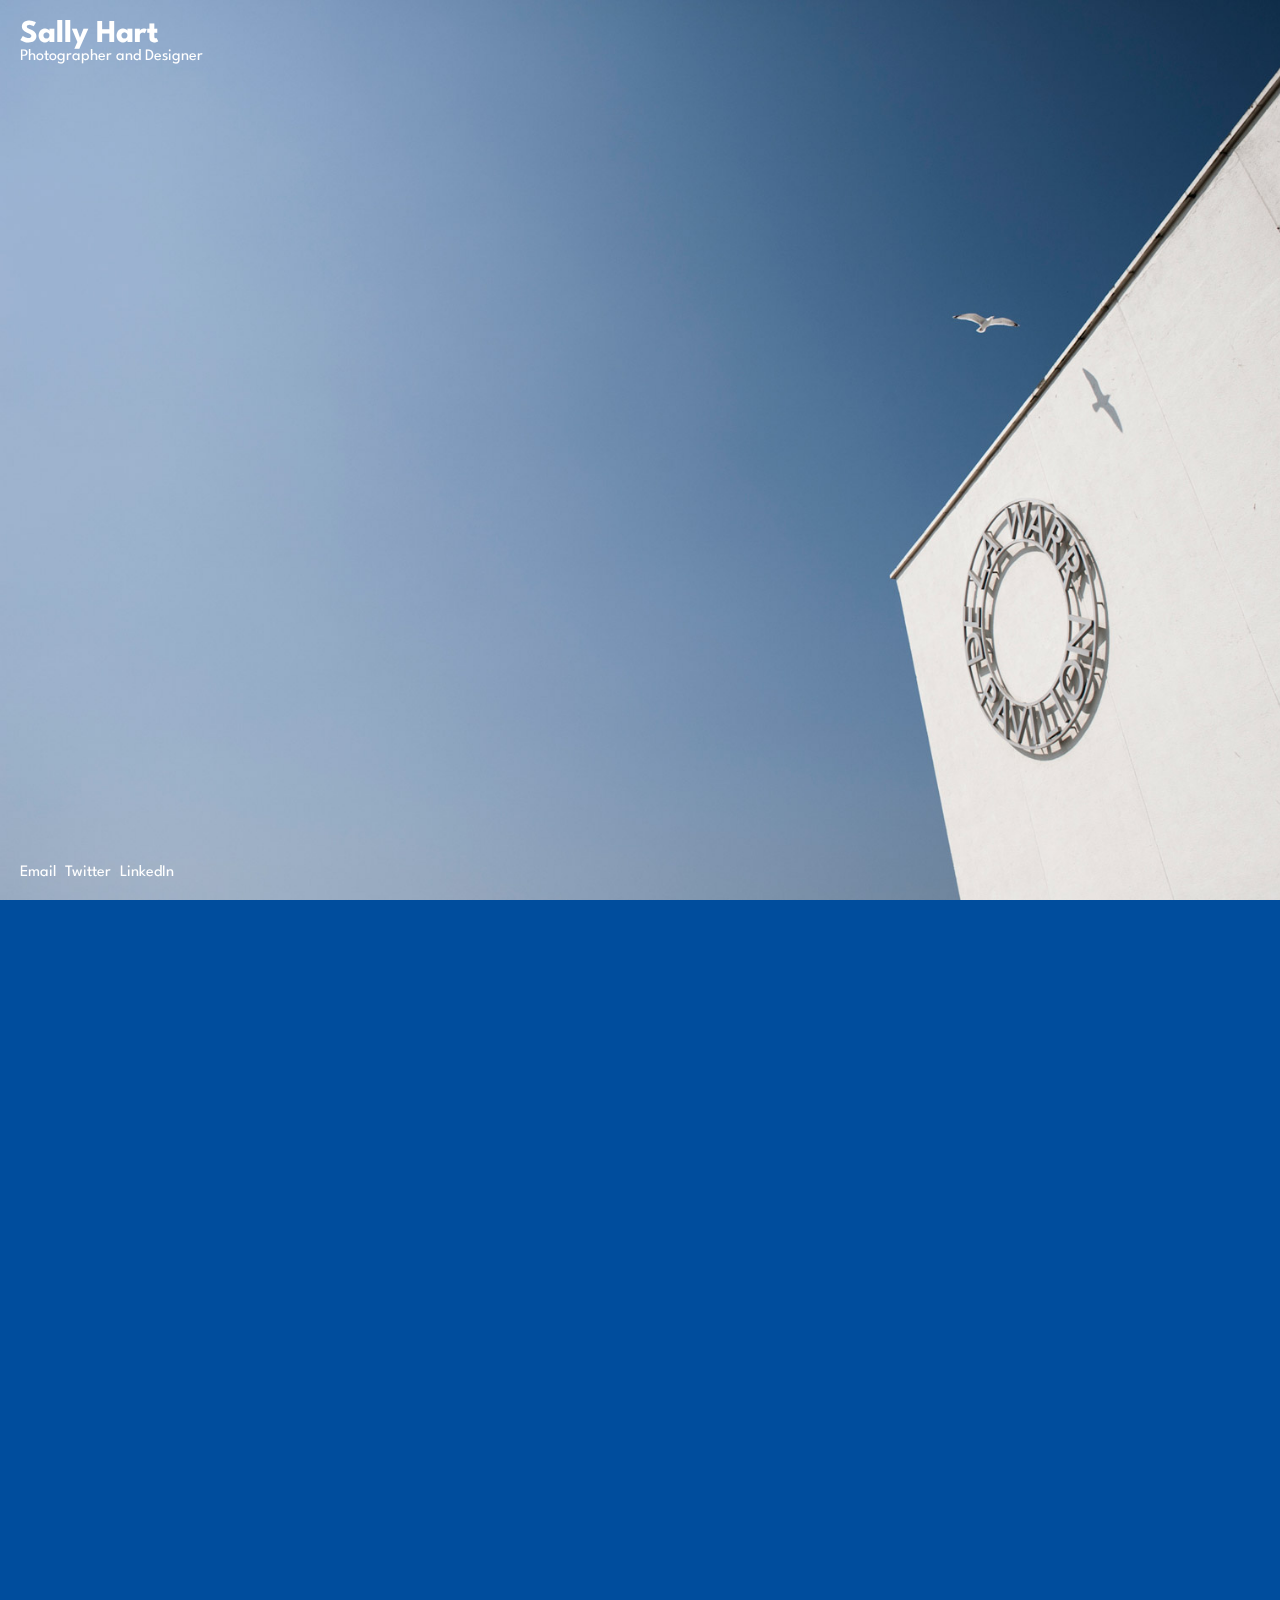
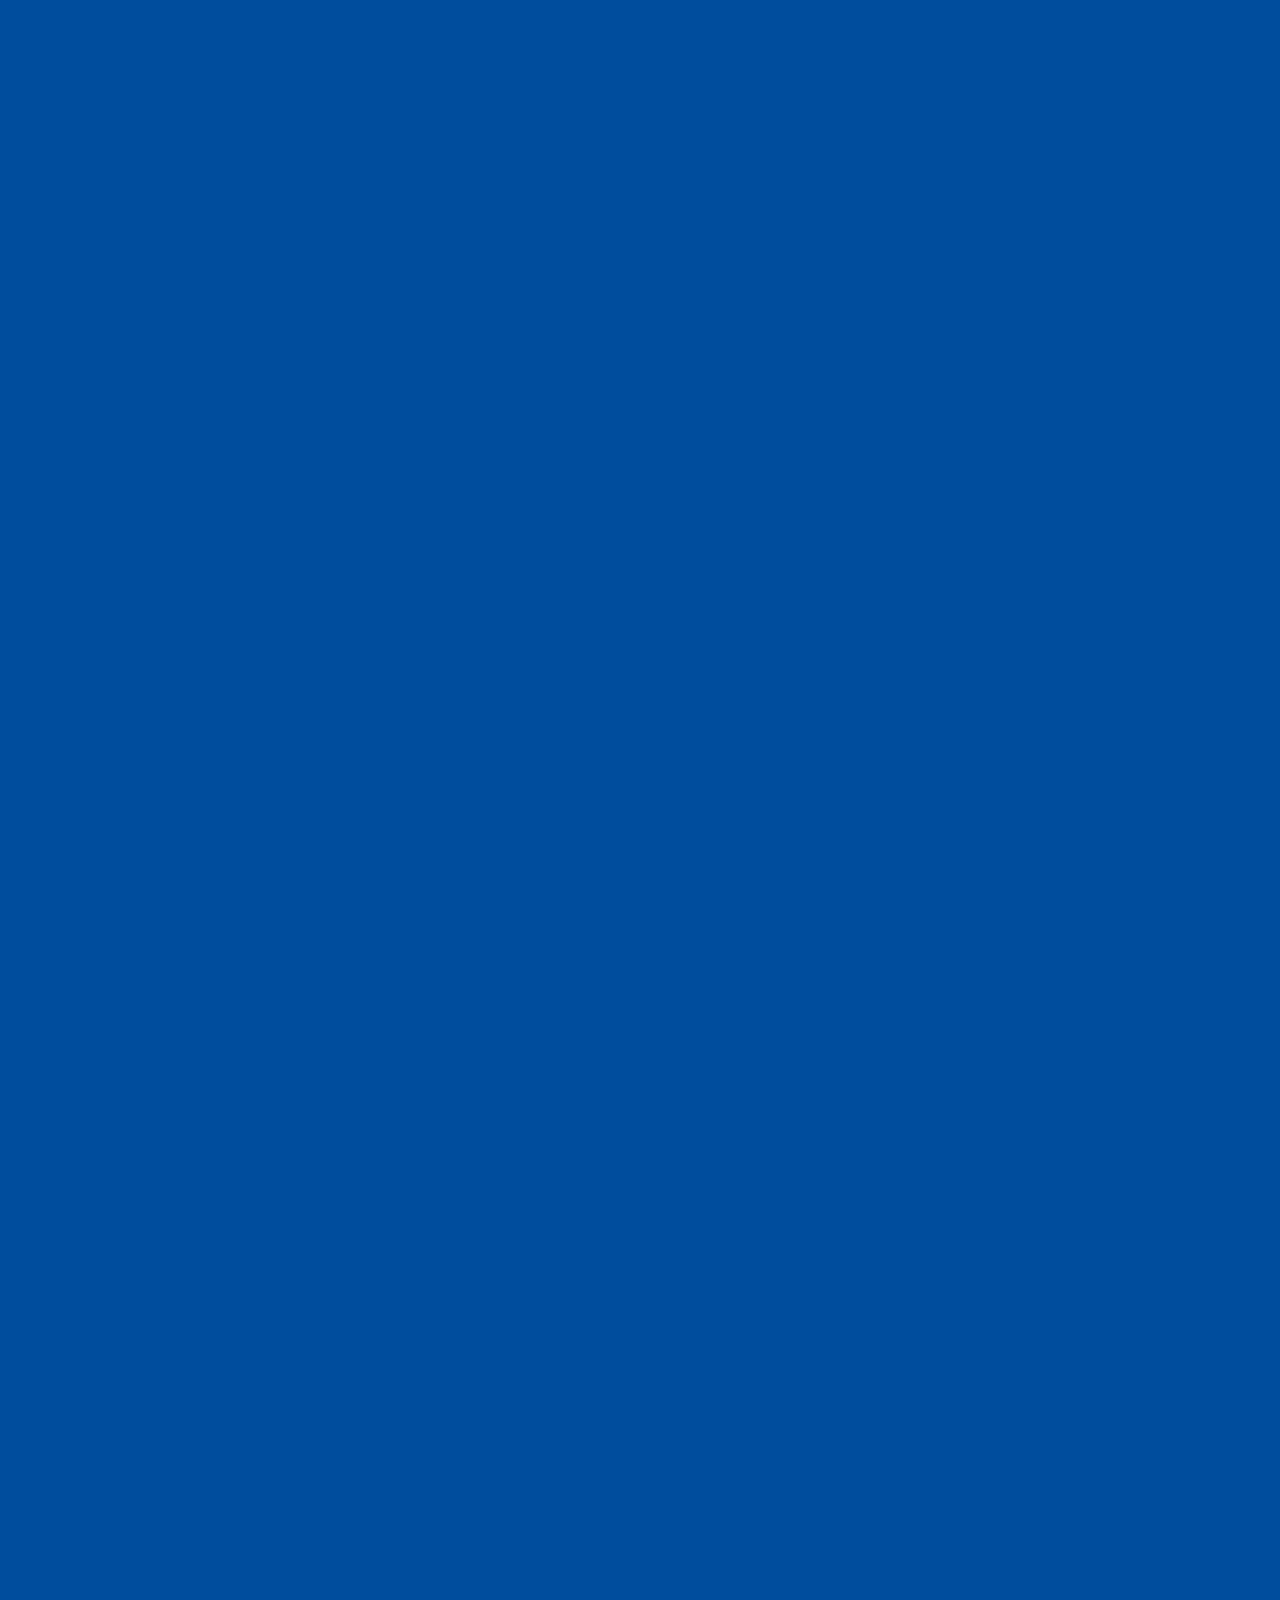
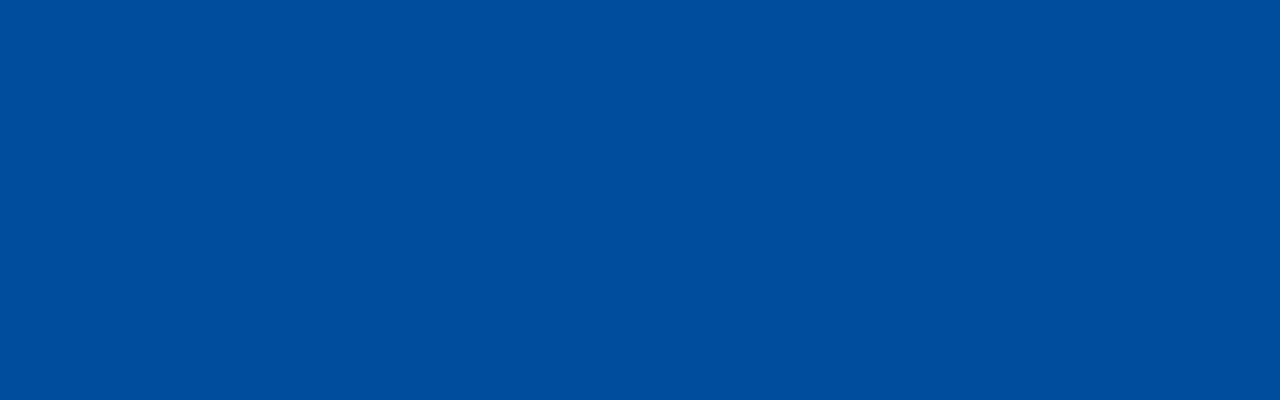
<file: sally-hart-photography/index.html>
<!DOCTYPE html>
<html lang="en">
  <head>
    <meta charset="UTF-8" />
    <meta http-equiv="X-UA-Compatible" content="IE=edge" />
    <meta name="viewport" content="width=device-width, initial-scale=1.0" />
    <link rel="stylesheet" href="./style.css" />
    <title>sally-hart</title>
  </head>
  <body>
    <header>
      <h1>Sally Hart</h1>
      <p>Photographer and Designer</p>
    </header>
    <section class="image_1"></section>
    <section class="image_2"></section>
    <section class="image_3"></section>
    <section class="image_4"></section>
    <footer>
      <a href="mailto:mahadev.clever@gmail.com">Email</a>
      <a href="#">Twitter</a>
      <a href="#">LinkedIn</a>
    </footer>
  </body>
</html>
</file>
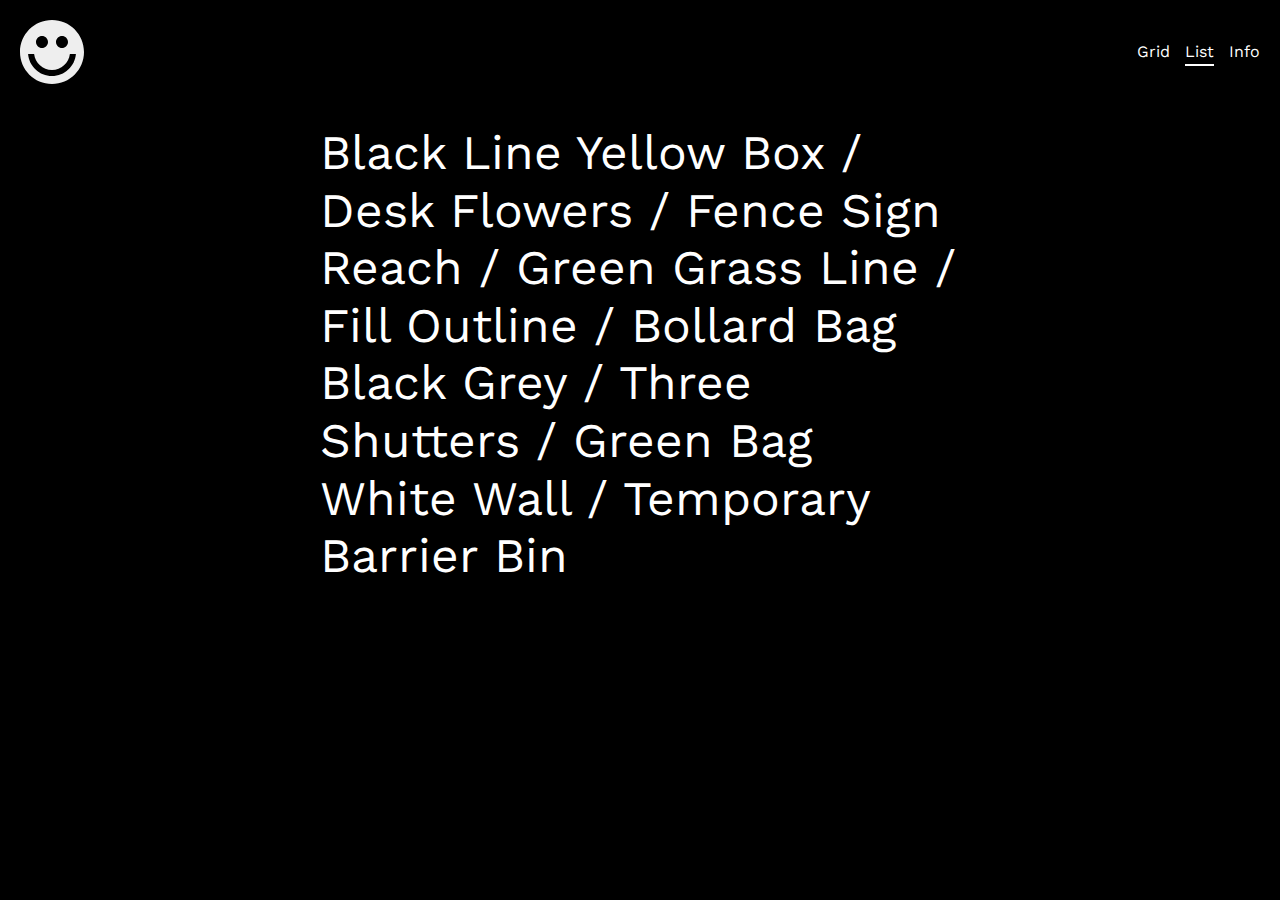
<file: boyce/list.html>
<!DOCTYPE html>
<html lang="en">
  <head>
    <meta charset="UTF-8" />
    <meta http-equiv="X-UA-Compatible" content="IE=edge" />
    <meta name="viewport" content="width=device-width, initial-scale=1.0" />
    <link rel="stylesheet" href="./style.css">
    <title>Boyce-List</title>
  </head>
  <body>
    <header>
      <h1>
        <img src="./assets/logo.svg" alt="logo" />
      </h1>
      <nav>
        <a href="./index.html">Grid</a>
        <a href="./list.html" class="selected">List</a>
        <a href="#">Info</a>
      </nav>
    </header>
    <section class="list">
      <a href=""
        >Black Line Yellow Box
        <img src="./assets/image_1.jpg" alt="" />
      </a>
      <a href=""
        >Desk Flowers
        <img src="./assets/image_2.jpg" alt="" />
      </a>
      <a href=""
        >Fence Sign Reach
        <img src="./assets/image_3.jpg" alt="" />
      </a>
      <a href=""
        >Green Grass Line
        <img src="./assets/image_4.jpg" alt="" />
      </a>
      <a href=""
        >Fill Outline
        <img src="./assets/image_5.jpg" alt="" />
      </a>
      <a href=""
        >Bollard Bag Black Grey
        <img src="./assets/image_6.jpg" alt="" />
      </a>
      <a href=""
        >Three Shutters
        <img src="./assets/image_7.jpg" alt="" />
      </a>
      <a href=""
        >Green Bag White Wall
        <img src="./assets/image_8.jpg" alt="" />
      </a>
      <a href=""
        >Temporary Barrier Bin
        <img src="./assets/image_9.jpg" alt="" />
      </a>
    </section>
  </body>
</html>
</file>
<file: Baker+Brown/style.css>
@import url("https://fonts.googleapis.com/css2?family=Biryani&display=swap");
* {
  margin: 0;
  padding: 0;
  box-sizing: border-box;
}

body {
  font-family: "Biryani", sans-serif;
  font-size: 16px;
  line-height: 1.2;
  color: #000;
  max-width: 960px;
  padding-left: 20px;
  padding-right: 20px;
  margin-left: auto;
  margin-right: auto;
}

header {
  padding: 60px 20px;
  text-align: center;
}

.menu {
  background-color: #f9cfdf;
  width: 400px;
  height: 100%;
  position: fixed;
  top: 0;
  left: 0;
  transform: translateX(-100%);
  z-index: 2;
  transition: transform 0.5s ease;
}
.open{
    transform: translateX(0);
}
nav {
  position: absolute;
  left: 65px;
  top: 50%;
  transform: translateY(-50%);
}

nav a {  
  text-decoration: none;
  color: #000;
  font-size: 32px;
  font-weight: 700;
  display: block;
  margin-bottom: 10px;
}

.menu-toggle {
  position: fixed;
  top: 30px;
  left: 30px;
  z-index: 3;
}

section {
  width: 100%;
  margin-bottom: 60px;
}

.natural {
  position: relative;
}
.natural img {
  width: 100%;
  padding-right: 260px;
}
.natural h2 {
  font-size: 64px;
  line-height: 1.125;
  font-weight: 700;
}
.natural .copy {
  position: absolute;
  right: 0;
  top: 50%;
  width: 360px;
  transform: translateY(-50%);
}
.one-thing img {
  width: 100%;
  padding-left: 360px;
}

.one-thing {
  position: relative;
}

.one-thing .copy {
  position: absolute;
  top: 50px;
  left: 0;
  width: 480px;
}

.one-thing h3 {
  font-size: 32px;
  font-weight: 700;
  margin-bottom: 20px;
}

.one-thing p {
  font-size: 32px;
  font-weight: 100;
}

.lookbook {
  background-image: url(./assets/image_3.jpg);
  background-size: cover;
  background-position: center;
  padding: 220px 20px 184px 20px;
  text-align: center;
}
.lookbook h2 {
  font-size: 64px;
  color: #fff;
  font-weight: 700;
}

.natural img,
.natural h2 {
  transition: transform 0.5s ease;
}
.natural:hover img {
  transform: rotate(-5deg);
}

.natural:hover h2 {
  transform: scale(1.15);
}
.one-thing .copy,
.one-thing img {
  transition: transform 0.5s ease;
}

.one-thing:hover .copy{
    transform: scale(1.1) translateX(20px);
}

.one-thing:hover img{
    transform: rotate(10deg);
}

.lookbook h2{
    transition: transform 0.5s ease;
}

.lookbook:hover h2{
    transform: scale(0.8);
    color: rgba(255, 255,255,0.8);
}
</file>
<file: boyce-slideshow/style.css>
@import url('https://fonts.googleapis.com/css2?family=Work+Sans&display=swap');
*{
  margin: 0;
  padding: 0;
  box-sizing: border-box;
}
body {
  font-family: 'Work Sans', sans-serif;
  font-size: 32px;
  line-height: 1.5;
  background: #000000;
  color: #ffffff;
}

.slideshow {
  position: relative;
  overflow: hidden;
  width: 100vw;
  height: 100vh;
}

.holder {
  position: relative;
  top: 0;
  left: 0;
  width: 10000vw;
  height: 100vh;
  transition: left 1s;
}

.holder div {
  float: left;
  width: 100vw;
  height: 100vh;
  background-position: center;
  background-repeat: no-repeat;
  background-size: cover;
  padding: 20px 30px;
}

.slide-1 {
  background-image: url(./assets/boyce_1.jpg);
}

.slide-2 {
  background-image: url(./assets/boyce_2.jpg);
}

.slide-3 {
  background-image: url(./assets/boyce_3.jpg);
}

.slide-4 {
  background-image: url(./assets/boyce_4.jpg);
}

.steps {
  position: absolute;
  bottom: 30px;
  left: 0;
  width: 100%;
  overflow: hidden;
  text-align: center;
}

a {
  color: white;
  padding: 20px 30px;
  position: absolute;
  bottom: 0;
  text-decoration: none;
  z-index: 1;
}

.prev {
  left: 0;
}

.next {
  right: 0;
}
</file>
<file: boyce/style.css>
@import url("https://fonts.googleapis.com/css2?family=Work+Sans&display=swap");
* {
  margin: 0;
  padding: 0;
  box-sizing: border-box;
}
body {
  font-family: "Work Sans", sans-serif;
  font-size: 16px;
  line-height: 1.5;
  color: #fff;
  background-color: #000;
}

a {
  color: #fff;
  text-decoration: none;
}
header {
  /* overflow: hidden; */
  display: flex;
  justify-content: space-between;
  align-items: center;
  position: sticky;
  top: 0;
  background-color: #000;
  padding: 20px;
  z-index: 2;
}
header h1 {
  /* float: left; */
  width: 64px;
  height: 64px;
}

/* header nav{
    float: right;
    margin-top: 20px;
} */

header nav a {
  margin-left: 10px;
  transition: border 0.3s ease-in;
  border-bottom: solid 2px rgba(0,0,0,0);
  padding-bottom: 3px;
}

header nav a:hover{
   border-color: #555;
}
header nav a.selected {
border-color: #fff;
}
.photos {
  /* text-align: center; */
  max-width: 960px;
  margin-left: auto;
  margin-right: auto;
  padding-left: 10px;
  padding-right: 10px;
  display: flex;
  flex-wrap: wrap;
  align-items: flex-end;
  justify-content: center;
}
/* .photo,.photo img{
    display: inline-block;
} */
.photo {
  width: 300px;
  margin: 10px;
  position: relative;
}

.photo img{
    transition: filter 0.3s;
}

.photo:hover img{
    filter:grayscale(100%)
}
.overlay{
    position: absolute;
    top: 0;
    left:0;
    width: 100%;
    height: 100%;
    background-color: rgba(0,0,0,0.7);
    opacity: 0;
    transition: opacity 0.3s;
    z-index: 2;
}
.photo:hover .overlay{
opacity: 1;
}
.photo:hover .overlay h2{
    position: absolute;
    left: -15px;
    top: -15px;
    font-size: 32px;
    line-height: 1.2;
}
.photo img {
  width: 100%;
}
.small {
  width: 220px;
}

.large {
  width: 400px;
}

footer {
  /* overflow: hidden; */
  display: flex;
  padding: 20px;
  justify-content: space-between;
  align-items: center;
}

/* footer p {
  float: left;
}

footer nav {
  float: right;
} */

footer nav a {
  width: 16px;
  margin-left: 5px;
  display: inline-block;
}

.list {
  max-width: 640px;
  margin-left: auto;
  margin-right: auto;
  font-size: 48px;
  line-height: 1.2;
  margin-top: 20px;
}

.list a img{
  opacity: 0;
  position: fixed;
  top: 50%;
  left: 50%;
  transform: translate(-50%,-50%);
  max-width: 500px;
  pointer-events: none;
  transition: opacity 0.3;
}

.list a:after{
  content: '/';
}
.list a:last-child:after{
  content: '';
}
.list a:hover img{
opacity: 1;
}

@media(max-width:700px){
  .list{
    padding: 30px;
  }
}
</file>
<file: Essmei/style.css>
@import url("https://fonts.googleapis.com/css2?family=Playfair+Display:wght@500&display=swap");
* {
  margin: 0;
  padding: 0;
  box-sizing: border-box;
}
body {
  font-family: "Playfair Display", serif;
  font-size: 20px;
  line-height: 1.3;
  background-color: #f4f4f4;
  color: #000;
}

header {
  background-color: #000;
  border-top: 5px solid #feea34;
}

header .container {
  display: flex;
  justify-content: space-between;
  align-items: center;
}

header h1 {
  width: 75px;
}

a {
  text-decoration: none;
}

header nav a {
  display: block;
}

header nav {
  display: flex;
}

.container {
  max-width: 960px;
  margin-left: auto;
  margin-right: auto;
  padding-left: 20px;
  padding-right: 20px;
}

.hero {
  background-image: url(./assets/hero.jpg);
  padding-top: 110px;
  padding-bottom: 120px;
  background-size: cover;
  background-position: right bottom;
}

.hero h2 {
  font-size: 36px;
  font-weight: 700;
  margin-bottom: 20px;
}

.hero p {
  font-size: 24px;
}

.intro {
  max-width: 440px;
}

.hero {
  margin-bottom: 30px;
}

.filters {
  margin-bottom: 20px;
}
.filters li {
  display: inline;
}
.show-filters {
  display: none;
}
.filters a {
  color: #000;
  font-size: 16px;
  margin-right: 15px;
}

.filters .selected {
  font-weight: 700;
  border-bottom: solid 2px #feea34;
  padding-bottom: 1px;
}

.products .container {
  display: flex;
  flex-wrap: wrap;
}

.product {
  width: 33.33%;
  position: relative;
}

.product img {
  width: 100%;
  height: 100%;
}

.products {
  margin-bottom: 60px;
}

.overlay {
  opacity: 0;
  position: absolute;
  background-color: rgba(254, 234, 52, 0.7);
  box-sizing: border-box;
  width: 100%;
  height: 100%;
  top: 0;
  left: 0;
  padding: 15px;
  transition: opacity 0.5s cubic-bezier(0.4, 0, 0.2, 1);
}

.product:hover .overlay {
  opacity: 1;
}

.product h4,
.product p {
  font-weight: 700;
}

.product p {
  font-size: 36px;
  position: absolute;
  bottom: 15px;
  left: 15px;
}

.product h4 {
  font-size: 18px;
}

.filters .show-filters {
  color: #bfbfb7;
}

@media (max-width: 860px) {
  .hero {
    padding-top: 55px;
    padding-bottom: 60px;
  }
  .product {
    width: 50%;
  }
  .container {
    padding-left: 40px;
    padding-right: 40px;
  }
}

@media (max-width: 770px) {
  .hero {
    background-image: none;
    background-color: #bfbfb7;
    padding-top: 30px;
    padding-bottom: 30px;
  }
  .hero .intro {
    max-width: none;
  }
}

@media (max-width: 540px) {
  .intro h2 {
    font-size: 18px;
    margin-bottom: 10px;
  }
  .intro p {
    font-size: 16px;
  }
  .container {
    padding-left: 20px;
    padding-right: 20px;
  }
}

@media (max-width: 480px) {
  body {
    font-size: 16px;
  }
  .product {
    width: 100%;
    margin-bottom: 20px;
  }
  .filters li,
  .show-filters {
    display: block;
  }
  .filters li {
    margin-bottom: 3px;
  }
  .show-filters {
    margin-bottom: 5px;
  }
  .filters-list {
    display: none;
  }
}

@media (min-width: 480px) {
  .filters-list {
    display: block !important;
  }
}
</file>
<file: furneauxs/style.css>
* {
  margin: 0;
  padding: 0;
}

body {
  font-family: Roboto;
  font-size: 16px;
  line-height: 1.5;
  color: #47353a;
}

header{
    padding: 10px 15px;
    overflow: hidden;
}

header h1{
    float: left;
}
header nav{
    float: right;
    margin-top: 10px;
    /* height: 3rem; */
}

nav a{
    color: #47353a;
    text-decoration: none;
    margin-left: 15px;
    text-transform: uppercase;
    font-weight: 700;
}

.hero{
  /* width: 100%; */
  background-image: url(./assets/hero.jpg);
  background-size: cover;
  padding-top: 230px;
  padding-bottom: 90px;
  background-position: right center;
}

.hero div{
  max-width: 540px;
  margin-left: auto;
  margin-right: auto;
  padding-left: 20px;
  padding-right: 20px;
  text-align: center;
}

.hero h2{
  font-family: David Libre;
  font-size: 64px;
  font-weight: 700;
  line-height: 1.1;
  margin-bottom: 15px;
}

.hero p{
  max-width: 400px;
  margin-left: auto;
  margin-right: auto;
}

.flowers{
  overflow: hidden;
}
.flowers img{
  float: left;
  width: 33.3%;
}

.quotes{
overflow: hidden;
}

.quotes div{
  width: 50%;
  float: left;
  text-align: center;
  box-sizing: border-box;
  padding:50px 20px 40px 20px;
}

.quotes img{
  width:75px;
  border-radius: 100%;
}


.creambackground{
  background-color: #f7f1ee;
}

.quotes blockquote{
  font-family: David Libre;
  font-size: 24px;
  line-height: 1.15;
  font-weight: 700;
  max-width: 400px;
  margin:10px auto;
}

.chair{
  background-image: url(./assets/full-bleed.jpg);
  background-position: center bottom;
  padding: 0;
  height: 500px;
}

.logos{
  background-color: #EEAE9F;
  padding: 20px 20px 30px 20px;
  text-align: center;
}
.logos p{
  color: #ffffff;
  font-weight: 700;
  margin-bottom: 10px;
}
.logos img{
  margin-left: 22px;
  margin-right: 22px;
}

footer{
  background-color: #47353A;
  color: red;
  padding: 25px 30px;
  overflow: hidden;
}
footer img{
  float: left;
}
footer P{
  float: right;
  font-size: 14px;
  color: #ccc9ca;
  font-weight: 700;
}


@media(max-width:600px){
  .hero h2{
    font-size: 32px;
    margin-bottom: 5px;
  }
  .hero{
    padding-top:80px ;
    padding-bottom: 80px;
  }
  .chair{
      height: 320px;
  }
  .quotes div{
    float: none;
    width: auto;
    padding: 30px 30px 40px 30px;
  }
  .quotes blockquote{
    font-size: 20px;
  }
  .quotes p{
    display: none;
  }
  body{
    font-size: 14px;
  }
  .flowers img{
    float: none;
    display: block;
    width: 100%;
  }
  header nav{
    /* line-height: 24px; */
    margin-top: 6px;
  }
}

@media(max-width:430px){

  header h1,header nav{
    float: none;
    text-align: center;
  }
  nav a{
    display: block;
    margin-left: 0;
    padding: 4px;
  }
  footer{
    padding: 30px 20px;
  }
}

@media(max-width:820px){
  .logos img{
    margin-left: 5px;
    margin-right: 5px;
  }
}

@media(max-width:680px){
  .logos img{
    margin: 0 auto 35px auto;
    display: block;
  }
  .logos img:last-child{
    margin-bottom: 0;
  }
}

@media(min-width:820px){
  header{
    position: sticky;
    top:0;
    background-color: white;
    box-shadow: 0 1px 5px 0px rgba(51, 51, 51,0.3);
  }
}
</file>
<file: infinite-scroll/style.css>
@import url("https://fonts.googleapis.com/css2?family=Oswald&display=swap");

html {
  box-sizing: border-box;
}

body {
  margin: 0;
  padding: 0;
  font-family: "Oswald", sans-serif;
  background-color: whitesmoke;
}
h1 {
  text-align: center;
  margin-top: 25px;
  margin-bottom: 15px;
  font-size: 40px;
  letter-spacing: 5px;
}

.loader {
  position: fixed;
  top: 0;
  bottom: 0;
  left: 0;
  right: 0;
  background-color: rgba(255, 255, 255, 0.8);
}
.loader img{
    position: fixed;
    top: 50%;
    left: 50%;
    transform: translate(-50%,-50%);
}

/* Image container */

.image-container{
    margin: 10px 30%;
}

.image-container img{
    width: 100%;
    margin-top: 5px;
}

@media screen and (max-with: 600px){
    h1{
        font-size: 20px;
    }
    .image-container{
        margin: 10px;
    }
}
</file>
<file: interior-weekly/style.css>
@import url("https://fonts.googleapis.com/css2?family=Fjord+One&display=swap");
*{
  margin: 0;
  padding: 0;
  box-sizing: border-box;
}
body {
  font-family: "Fjord One", serif;
  font-size: 18px;
  line-height: 1.5;
  background-color: #ffffff;
  color: #333333;
  margin: 0 auto 300px auto;
  width: 900px;
  transition: background-color 1s ease;
}

header {
  position: fixed;
  top: 0;
  left: 0;
  width: 100%;
  overflow: hidden;
  /* display: flex;
  justify-content: space-between;
  align-items: center; */
  padding: 40px;
  transition: all 0.5s ease;
}
.hidden{
  transform: translateY(-100%);
}
h1 {
  float: left;
  font-size: 20px;
  font-weight: 700;
}

nav {
  float: right;
}

nav a {
  color: #333333;
  text-decoration: none;
  border-bottom: 1px solid #7fdbff;
  margin: 0 0 0 15px;
}

section {
  padding: 100px 0 100px 0;
}

section img {
  width: 900px;
  height: 600px;
}

.progress{
  position: fixed;
  top: 0;
  left: 0;
  width: 100%;
}
.bar{
  position: absolute;
  top: 0;
  left: 0;
  width: 0;
  height: 3px;
  background-color: green;
}
</file>
<file: Patio/style.css>
@import url("https://fonts.googleapis.com/css2?family=Lora&display=swap");
* {
  margin: 0;
  padding: 0;
  /* box-sizing: border-box; */
}
body {
  font-family: "Lora", serif;
  font-size: 18px;
  color: #ffffff;
  background-image: url(./assets/background.svg);
  /* background-repeat: no-repeat; */
  max-width: 640px;
  margin-left: auto;
  margin-right: auto;
  padding: 40px;
  line-height: 1.5;
}

header {
  background-color: #ffffff;
  padding: 40px;
}

nav {
  background-color: #f05d5d;
  padding: 20px 40px;
}

nav a {
  color: white;
  text-decoration: none;
  margin-right: 15px;
}
nav a:hover {
  color: #5000ff;
  border-bottom: solid 2px #ffffff;
}
section {
  background-color: #5000ff;
  padding: 40px;
}
h2 {
  line-height: 1.2;
}
.fullbleed {
  width: inherit;
  padding: 0;
}
.fullbleed img {
  width: 100%;
  height: 100%;
}

blockquote {
  font-size: 2rem;
  line-height: 1.2;
  font-style: italic;
  margin-top: 40px;
  margin-bottom: 40px;
}

.map {
  width: 100%;
}

.contact p {
  margin-top: 20px;
}

.contact a {
  color: #ffffff;
  text-decoration: none;
  border-bottom: solid 2px;
  border-color: #f05d5d;
  padding-bottom: 1px;
}

@media (max-width: 720px) {
  section,
  header {
    padding: 20px;
  }
  nav {
    padding: 10px 20px;
  }
  h2,
  blockquote {
    font-size: 24px;
  }
  body {
    padding-top: 0;
    font-size: 16px;
  }
  nav a{
    display: block;
  }
  nav a:hover{
    border: none;
  }
  blockquote{
    margin-top: 20px;
    margin-bottom: 20px;
  }
}
.author{
  color: rgba(55, 0, 255, 0.685);
}
@media (min-width:1000px){
  body{
    font-size: 22px;
  }
}

@media(minwidth:2000px){
  body{
    font-size: 26px;
  }
  section{
    padding: 60px;
  }
}
</file>
<file: quote-generator/style.css>
@import url('https://fonts.googleapis.com/css2?family=Montserrat&display=swap')
html {
  box-sizing: border-box;
}

body {
  margin: 0;
  min-height: 100vh;
  background-color: #ffffff;
  background-image: url("data:image/svg+xml,%3Csvg xmlns='http://www.w3.org/2000/svg' viewBox='0 0 304 304' width='304' height='304'%3E%3Cpath fill='%23000000' fill-opacity='0.08' d='M44.1 224a5 5 0 1 1 0 2H0v-2h44.1zm160 48a5 5 0 1 1 0 2H82v-2h122.1zm57.8-46a5 5 0 1 1 0-2H304v2h-42.1zm0 16a5 5 0 1 1 0-2H304v2h-42.1zm6.2-114a5 5 0 1 1 0 2h-86.2a5 5 0 1 1 0-2h86.2zm-256-48a5 5 0 1 1 0 2H0v-2h12.1zm185.8 34a5 5 0 1 1 0-2h86.2a5 5 0 1 1 0 2h-86.2zM258 12.1a5 5 0 1 1-2 0V0h2v12.1zm-64 208a5 5 0 1 1-2 0v-54.2a5 5 0 1 1 2 0v54.2zm48-198.2V80h62v2h-64V21.9a5 5 0 1 1 2 0zm16 16V64h46v2h-48V37.9a5 5 0 1 1 2 0zm-128 96V208h16v12.1a5 5 0 1 1-2 0V210h-16v-76.1a5 5 0 1 1 2 0zm-5.9-21.9a5 5 0 1 1 0 2H114v48H85.9a5 5 0 1 1 0-2H112v-48h12.1zm-6.2 130a5 5 0 1 1 0-2H176v-74.1a5 5 0 1 1 2 0V242h-60.1zm-16-64a5 5 0 1 1 0-2H114v48h10.1a5 5 0 1 1 0 2H112v-48h-10.1zM66 284.1a5 5 0 1 1-2 0V274H50v30h-2v-32h18v12.1zM236.1 176a5 5 0 1 1 0 2H226v94h48v32h-2v-30h-48v-98h12.1zm25.8-30a5 5 0 1 1 0-2H274v44.1a5 5 0 1 1-2 0V146h-10.1zm-64 96a5 5 0 1 1 0-2H208v-80h16v-14h-42.1a5 5 0 1 1 0-2H226v18h-16v80h-12.1zm86.2-210a5 5 0 1 1 0 2H272V0h2v32h10.1zM98 101.9V146H53.9a5 5 0 1 1 0-2H96v-42.1a5 5 0 1 1 2 0zM53.9 34a5 5 0 1 1 0-2H80V0h2v34H53.9zm60.1 3.9V66H82v64H69.9a5 5 0 1 1 0-2H80V64h32V37.9a5 5 0 1 1 2 0zM101.9 82a5 5 0 1 1 0-2H128V37.9a5 5 0 1 1 2 0V82h-28.1zm16-64a5 5 0 1 1 0-2H146v44.1a5 5 0 1 1-2 0V18h-26.1zm102.2 270a5 5 0 1 1 0 2H98v14h-2v-16h124.1zM242 149.9V160h16v34h-16v62h48v48h-2v-46h-48v-66h16v-30h-16v-12.1a5 5 0 1 1 2 0zM53.9 18a5 5 0 1 1 0-2H64V2H48V0h18v18H53.9zm112 32a5 5 0 1 1 0-2H192V0h50v2h-48v48h-28.1zm-48-48a5 5 0 0 1-9.8-2h2.07a3 3 0 1 0 5.66 0H178v34h-18V21.9a5 5 0 1 1 2 0V32h14V2h-58.1zm0 96a5 5 0 1 1 0-2H137l32-32h39V21.9a5 5 0 1 1 2 0V66h-40.17l-32 32H117.9zm28.1 90.1a5 5 0 1 1-2 0v-76.51L175.59 80H224V21.9a5 5 0 1 1 2 0V82h-49.59L146 112.41v75.69zm16 32a5 5 0 1 1-2 0v-99.51L184.59 96H300.1a5 5 0 0 1 3.9-3.9v2.07a3 3 0 0 0 0 5.66v2.07a5 5 0 0 1-3.9-3.9H185.41L162 121.41v98.69zm-144-64a5 5 0 1 1-2 0v-3.51l48-48V48h32V0h2v50H66v55.41l-48 48v2.69zM50 53.9v43.51l-48 48V208h26.1a5 5 0 1 1 0 2H0v-65.41l48-48V53.9a5 5 0 1 1 2 0zm-16 16V89.41l-34 34v-2.82l32-32V69.9a5 5 0 1 1 2 0zM12.1 32a5 5 0 1 1 0 2H9.41L0 43.41V40.6L8.59 32h3.51zm265.8 18a5 5 0 1 1 0-2h18.69l7.41-7.41v2.82L297.41 50H277.9zm-16 160a5 5 0 1 1 0-2H288v-71.41l16-16v2.82l-14 14V210h-28.1zm-208 32a5 5 0 1 1 0-2H64v-22.59L40.59 194H21.9a5 5 0 1 1 0-2H41.41L66 216.59V242H53.9zm150.2 14a5 5 0 1 1 0 2H96v-56.6L56.6 162H37.9a5 5 0 1 1 0-2h19.5L98 200.6V256h106.1zm-150.2 2a5 5 0 1 1 0-2H80v-46.59L48.59 178H21.9a5 5 0 1 1 0-2H49.41L82 208.59V258H53.9zM34 39.8v1.61L9.41 66H0v-2h8.59L32 40.59V0h2v39.8zM2 300.1a5 5 0 0 1 3.9 3.9H3.83A3 3 0 0 0 0 302.17V256h18v48h-2v-46H2v42.1zM34 241v63h-2v-62H0v-2h34v1zM17 18H0v-2h16V0h2v18h-1zm273-2h14v2h-16V0h2v16zm-32 273v15h-2v-14h-14v14h-2v-16h18v1zM0 92.1A5.02 5.02 0 0 1 6 97a5 5 0 0 1-6 4.9v-2.07a3 3 0 1 0 0-5.66V92.1zM80 272h2v32h-2v-32zm37.9 32h-2.07a3 3 0 0 0-5.66 0h-2.07a5 5 0 0 1 9.8 0zM5.9 0A5.02 5.02 0 0 1 0 5.9V3.83A3 3 0 0 0 3.83 0H5.9zm294.2 0h2.07A3 3 0 0 0 304 3.83V5.9a5 5 0 0 1-3.9-5.9zm3.9 300.1v2.07a3 3 0 0 0-1.83 1.83h-2.07a5 5 0 0 1 3.9-3.9zM97 100a3 3 0 1 0 0-6 3 3 0 0 0 0 6zm0-16a3 3 0 1 0 0-6 3 3 0 0 0 0 6zm16 16a3 3 0 1 0 0-6 3 3 0 0 0 0 6zm16 16a3 3 0 1 0 0-6 3 3 0 0 0 0 6zm0 16a3 3 0 1 0 0-6 3 3 0 0 0 0 6zm-48 32a3 3 0 1 0 0-6 3 3 0 0 0 0 6zm16 16a3 3 0 1 0 0-6 3 3 0 0 0 0 6zm32 48a3 3 0 1 0 0-6 3 3 0 0 0 0 6zm-16 16a3 3 0 1 0 0-6 3 3 0 0 0 0 6zm32-16a3 3 0 1 0 0-6 3 3 0 0 0 0 6zm0-32a3 3 0 1 0 0-6 3 3 0 0 0 0 6zm16 32a3 3 0 1 0 0-6 3 3 0 0 0 0 6zm32 16a3 3 0 1 0 0-6 3 3 0 0 0 0 6zm0-16a3 3 0 1 0 0-6 3 3 0 0 0 0 6zm-16-64a3 3 0 1 0 0-6 3 3 0 0 0 0 6zm16 0a3 3 0 1 0 0-6 3 3 0 0 0 0 6zm16 96a3 3 0 1 0 0-6 3 3 0 0 0 0 6zm0 16a3 3 0 1 0 0-6 3 3 0 0 0 0 6zm16 16a3 3 0 1 0 0-6 3 3 0 0 0 0 6zm16-144a3 3 0 1 0 0-6 3 3 0 0 0 0 6zm0 32a3 3 0 1 0 0-6 3 3 0 0 0 0 6zm16-32a3 3 0 1 0 0-6 3 3 0 0 0 0 6zm16-16a3 3 0 1 0 0-6 3 3 0 0 0 0 6zm-96 0a3 3 0 1 0 0-6 3 3 0 0 0 0 6zm0 16a3 3 0 1 0 0-6 3 3 0 0 0 0 6zm16-32a3 3 0 1 0 0-6 3 3 0 0 0 0 6zm96 0a3 3 0 1 0 0-6 3 3 0 0 0 0 6zm-16-64a3 3 0 1 0 0-6 3 3 0 0 0 0 6zm16-16a3 3 0 1 0 0-6 3 3 0 0 0 0 6zm-32 0a3 3 0 1 0 0-6 3 3 0 0 0 0 6zm0-16a3 3 0 1 0 0-6 3 3 0 0 0 0 6zm-16 0a3 3 0 1 0 0-6 3 3 0 0 0 0 6zm-16 0a3 3 0 1 0 0-6 3 3 0 0 0 0 6zm-16 0a3 3 0 1 0 0-6 3 3 0 0 0 0 6zM49 36a3 3 0 1 0 0-6 3 3 0 0 0 0 6zm-32 0a3 3 0 1 0 0-6 3 3 0 0 0 0 6zm32 16a3 3 0 1 0 0-6 3 3 0 0 0 0 6zM33 68a3 3 0 1 0 0-6 3 3 0 0 0 0 6zm16-48a3 3 0 1 0 0-6 3 3 0 0 0 0 6zm0 240a3 3 0 1 0 0-6 3 3 0 0 0 0 6zm16 32a3 3 0 1 0 0-6 3 3 0 0 0 0 6zm-16-64a3 3 0 1 0 0-6 3 3 0 0 0 0 6zm0 16a3 3 0 1 0 0-6 3 3 0 0 0 0 6zm-16-32a3 3 0 1 0 0-6 3 3 0 0 0 0 6zm80-176a3 3 0 1 0 0-6 3 3 0 0 0 0 6zm16 0a3 3 0 1 0 0-6 3 3 0 0 0 0 6zm-16-16a3 3 0 1 0 0-6 3 3 0 0 0 0 6zm32 48a3 3 0 1 0 0-6 3 3 0 0 0 0 6zm16-16a3 3 0 1 0 0-6 3 3 0 0 0 0 6zm0-32a3 3 0 1 0 0-6 3 3 0 0 0 0 6zm112 176a3 3 0 1 0 0-6 3 3 0 0 0 0 6zm-16 16a3 3 0 1 0 0-6 3 3 0 0 0 0 6zm0 16a3 3 0 1 0 0-6 3 3 0 0 0 0 6zm0 16a3 3 0 1 0 0-6 3 3 0 0 0 0 6zM17 180a3 3 0 1 0 0-6 3 3 0 0 0 0 6zm0 16a3 3 0 1 0 0-6 3 3 0 0 0 0 6zm0-32a3 3 0 1 0 0-6 3 3 0 0 0 0 6zm16 0a3 3 0 1 0 0-6 3 3 0 0 0 0 6zM17 84a3 3 0 1 0 0-6 3 3 0 0 0 0 6zm32 64a3 3 0 1 0 0-6 3 3 0 0 0 0 6zm16-16a3 3 0 1 0 0-6 3 3 0 0 0 0 6z'%3E%3C/path%3E%3C/svg%3E");
  color: #000;
  font-family: Montserrat, sans-serif;
  font-weight: 700;
  text-align: center;
  display: flex;
  align-items: center;
  justify-content: center;
}

.quote-container{
  width: auto;
  max-width: 900px;
  padding: 20px 30px;
  border-radius: 10px;
  background-color: rgba(255, 255, 255, 0.4);
  box-shadow: 0 10px 10px 10px rgba(0,0,0,0.2);
}

.quote-text{
  font-size: 2.75rem;
}

.long-quote{
  font-size: 2rem;
}

.fa-quote-left{
  font-size: 4rem;
}

.quote-author{
  margin-top: 15px;
  font-size: 2rem;
  font-weight: 400;
  font-style: italic;
}

.button-container{
  margin-top: 15px;
  display: flex;
  justify-content: space-between;
}

button{
  cursor: pointer;
  font-size: 1.2rem;
  height: 2.5rem;
  border: none;
  border-radius: 10px;
  color: #fff;
  background-color: #333;
  outline: none;
  padding: 0.5rem 1.8rem;
  box-shadow: 0 0.3rem rgba(121,121,121,0.65);
}

button:hover{
  filter:brightness(110%);
}

button:active{
  transform: translate(0,0.3rem);
  box-shadow: 0 0.1rem rgba(255,255,255,0.65);
}

.twitter-button{
  color:#38a1f3
}

.fa-twitter{
  font-size: 1.5rem;
}

/*  Loader */
.loader {
  border: 16px solid #f3f3f3; 
  border-top: 16px solid #333; 
  border-radius: 50%;
  width: 120px;
  height: 120px;
  animation: spin 2s linear infinite;
}

@keyframes spin {
  0% { transform: rotate(0deg); }
  100% { transform: rotate(360deg); }
}
/* media query */

@media screen and (max-width:1000px){
  .quote-container{
    margin:auto 10px;
  }
  .quote-text{
    font-size: 2.5rem;
  }
}
</file>
<file: sally-hart-lightbox/style.css>
*{
  margin: 0;
  padding: 0;
  box-sizing: border-box;
}
body {
  font-family: Helvetica;
  font-size: 16px;
  line-height: 1.5;
  color: #444444;
  margin: 50px auto 100px auto;
  max-width: 800px;
  text-align: center;
}

header {
  margin: 0 0 50px 0;
}

h1 {
  font-size: 48px;
  line-height: 1.3;
  margin: 0;
}

h2 {
  font-size: 14px;
  font-weight: 400;
  margin: 0;
}

/* article {
  overflow: hidden;
} */
.photos{
  display: flex;
  flex-wrap: wrap;
  padding: 0 20px ;
}
a {
  /* float: left; */
  width: 50%;
  padding: 10px;
  transition: border-color 0.5s;
}

a.clicked {
  border: 5px solid #ff4141;
}

a img {
  width: 100%;
}

.modal-background {
  position: fixed;
  top: 0;
  left: 0;
  width: 100%;
  height: 100%;
  background-color: rgba(0, 0, 0, 0.75);
}

.modal-close{
  position: fixed;
  top: 0;
  right: 0;
  color: #fff;
  padding: 20px 25px;
  cursor: pointer;
}

.modal-content{
  position: fixed;
  top: 50%;
  left: 50%;
  max-width: 760px;
  width: 90%;
  transform: translate(-50%,-50%);
}

.modal-content img{
  width: 100%;
}

.modal{
  display: none;
}

@media(max-width:520px){
  .photos a{
    width: 100%;
    padding: 0;
    margin-bottom: 20px;
  }
}
</file>
<file: sally-hart-photography/style.css>
@import url("https://fonts.googleapis.com/css2?family=Spartan:wght@500&display=swap");
* {
  margin: 0;
  padding: 0;
}
body {
  font-family: "Spartan", sans-serif;
  font-size: 16px;
  background-color: #004d9d;
  color: #ffffff;
}

a {
  /* color for links */
  color: #ffffff;
  /* removes underline */
  text-decoration: none;
}

a:hover{
  color: #90ee90;
}
section {
  height: 100vh;
  background-size: cover;
  background-attachment: fixed;
}

header {
  position: fixed;
  top: 20px;
  left: 20px;
}

footer {
  position: fixed;
  bottom: 20px;
  left: 20px;
}

footer a {
  margin-right: 5px;
}

.image_1{
  background-image: url(./assets/sally_1.jpg);
}
.image_2{
  background-image: url(./assets/sally_2.jpg);
}
.image_3{
  background-image: url(./assets/sally_3.jpg);
}
.image_4{
  background-image: url(./assets/sally_4.jpg);
}
</file>
